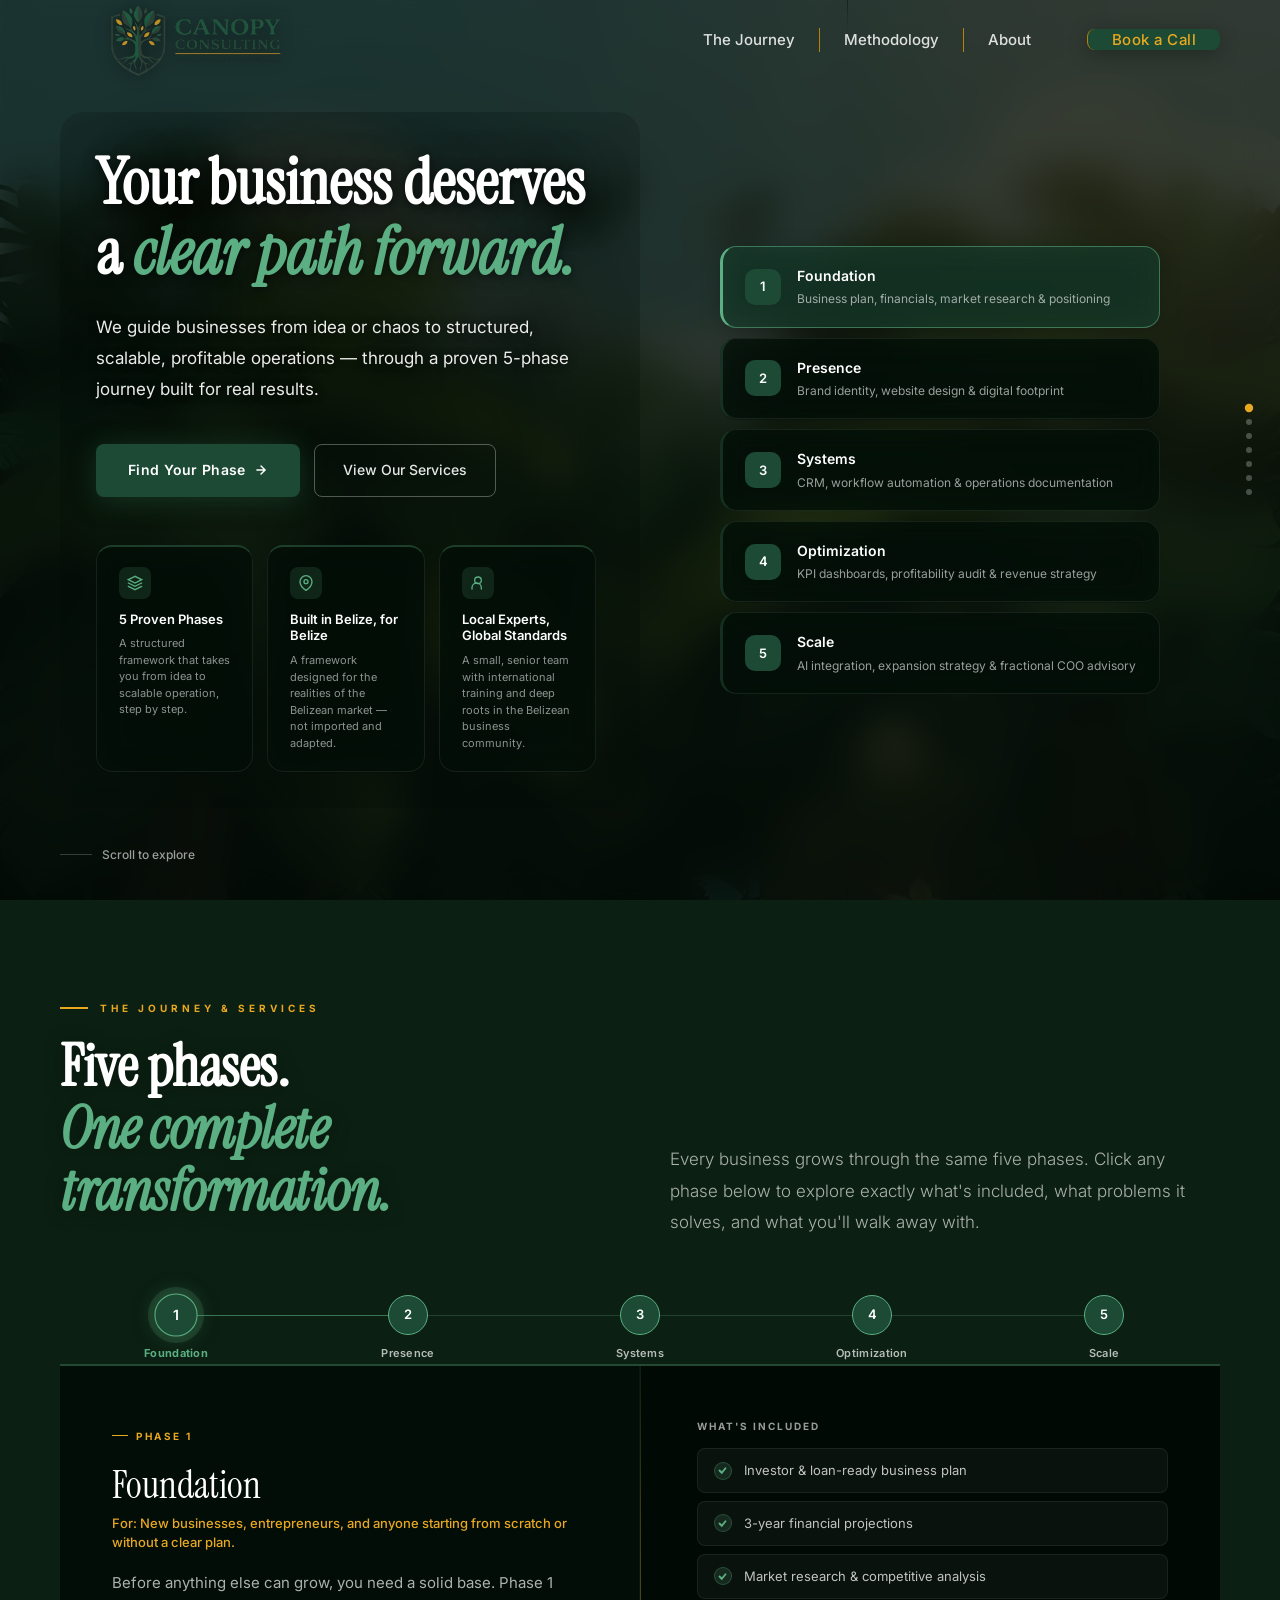
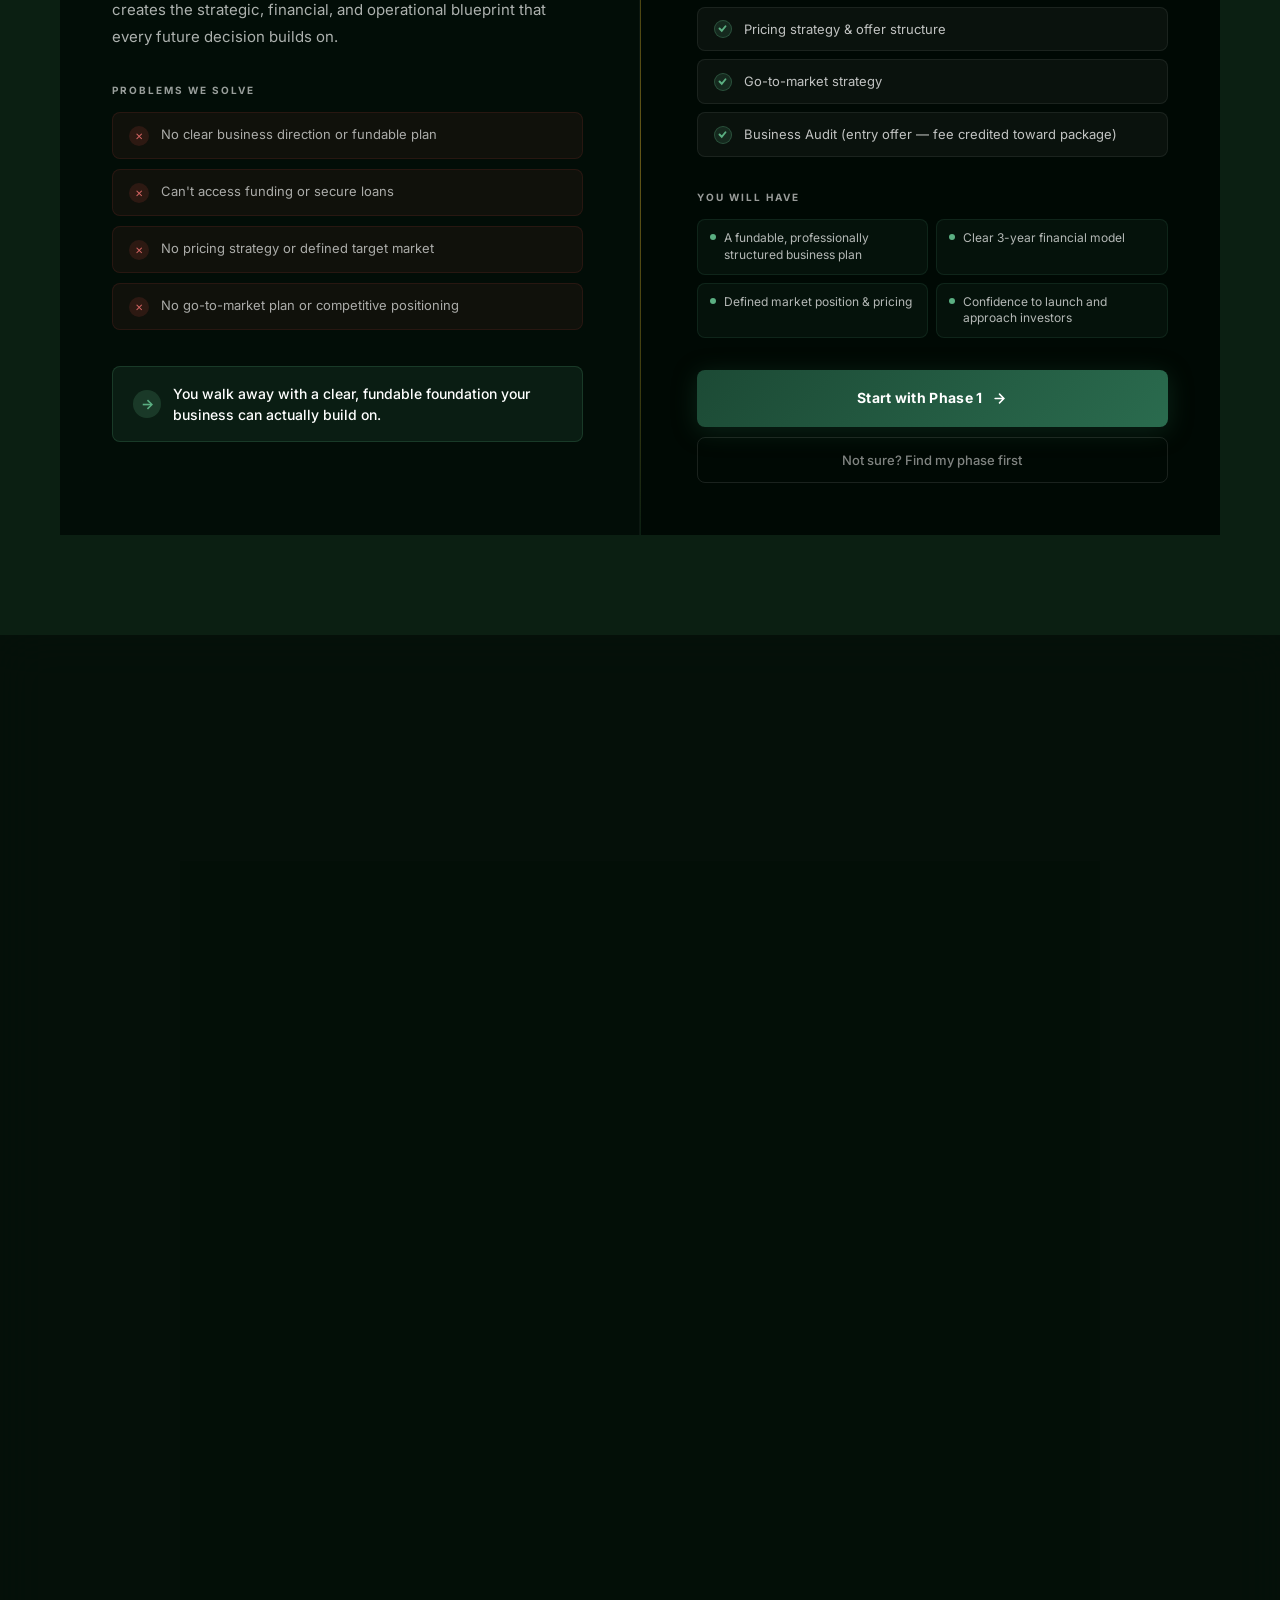
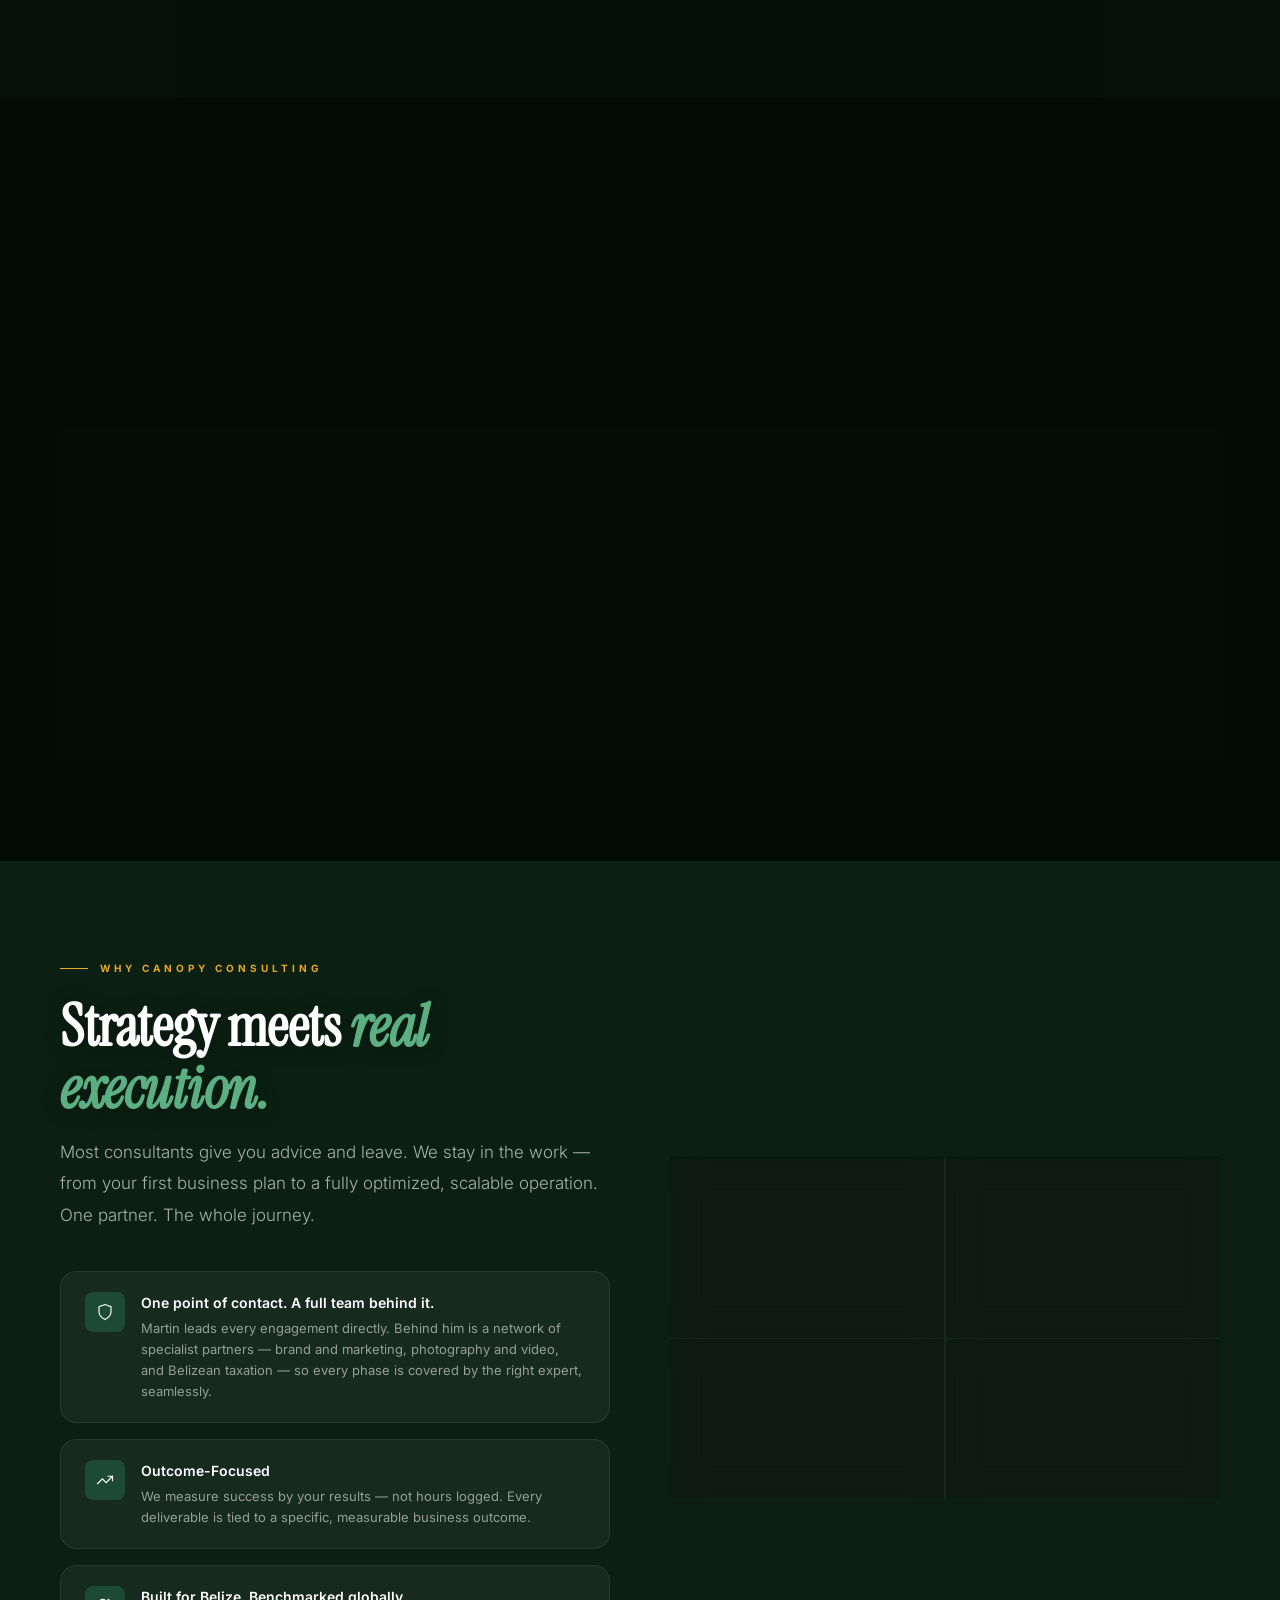
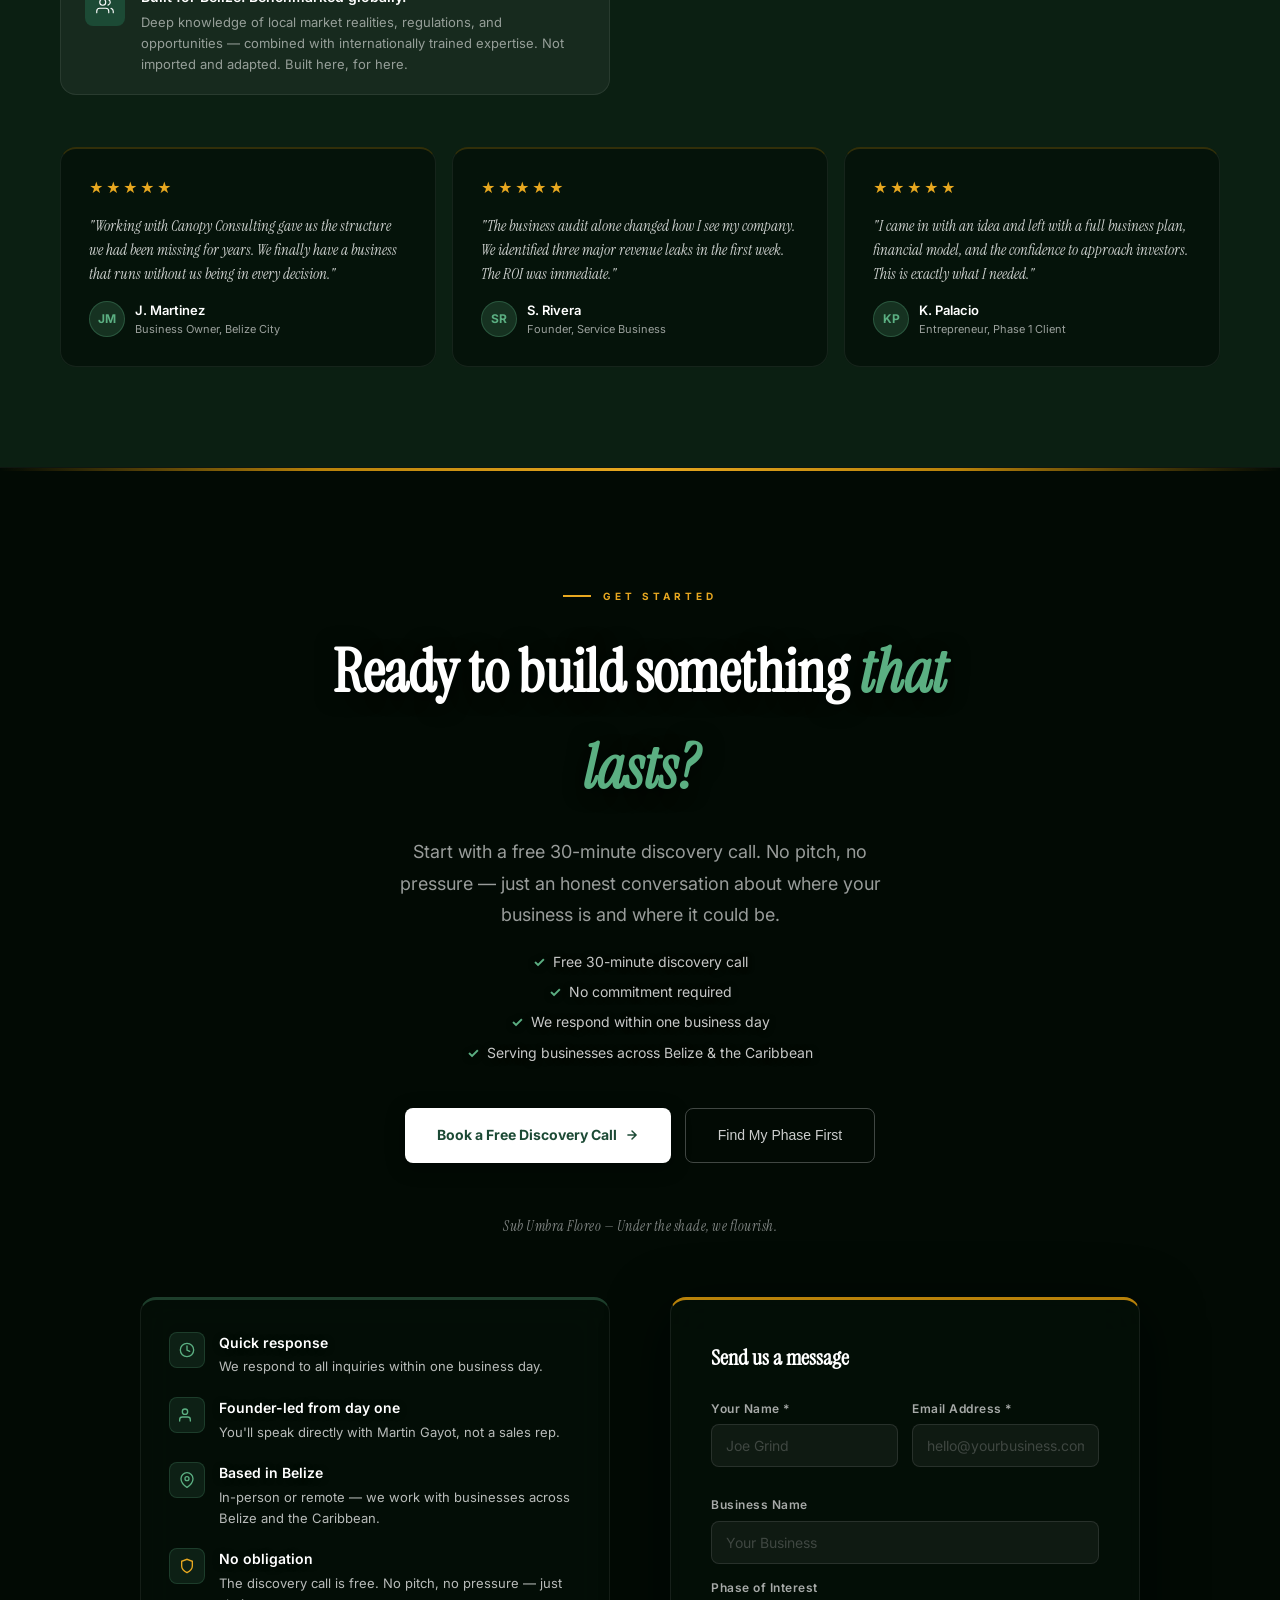
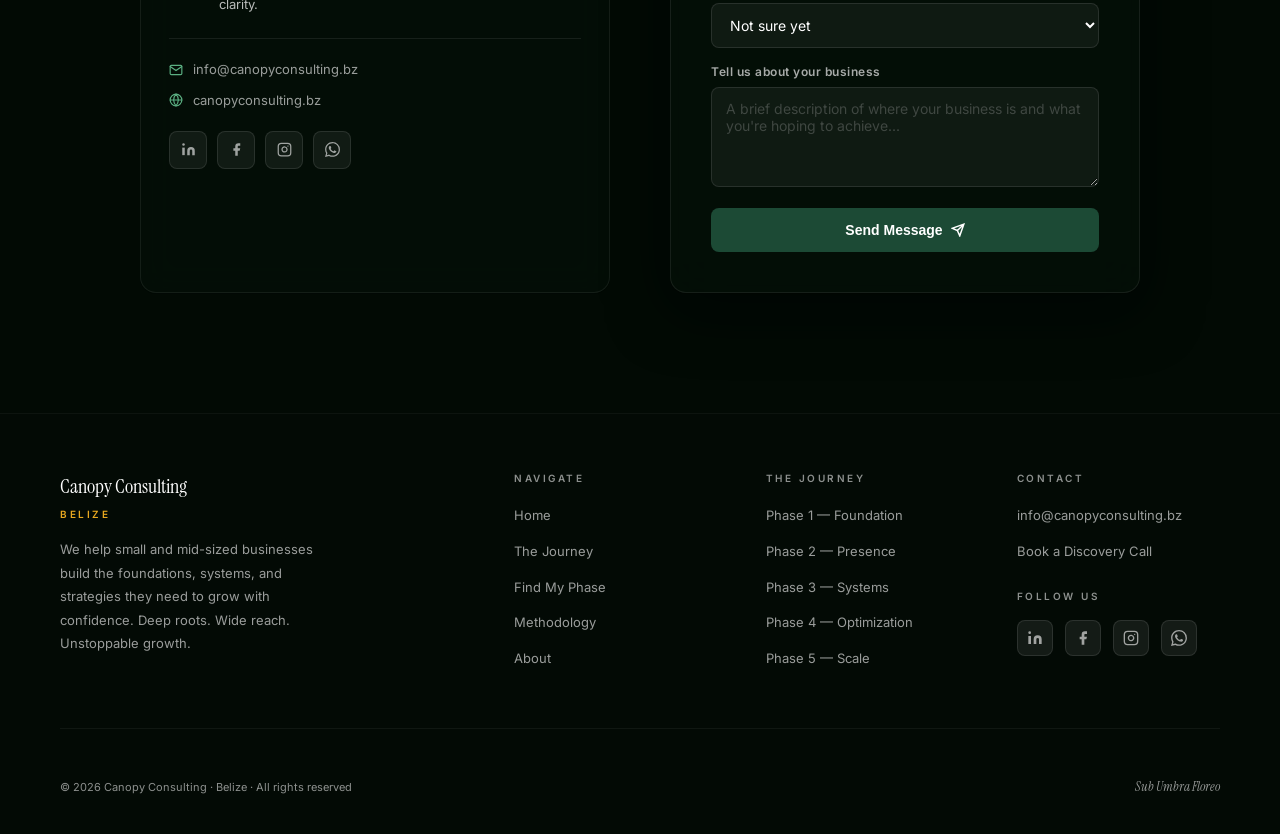
<file: index.html>
<!DOCTYPE html>
<html lang="en">
<head>
<meta charset="UTF-8">
<meta name="viewport" content="width=device-width, initial-scale=1.0">
<title>Business Consulting Belize | Canopy Consulting</title>

  <!-- Open Graph / Social Sharing -->
  <meta name="robots" content="index, follow"/>
  <link rel="canonical" href="https://canopyconsulting.bz/"/>
  <meta property="og:type" content="website"/>
  <meta property="og:url" content="https://canopyconsulting.bz/"/>
  <meta property="og:title" content="Canopy Consulting — Business Consulting Rooted in Belize"/>
  <meta property="og:description" content="We guide businesses from idea to scale through a proven 5-phase framework. Strategy, systems, and execution — built for Belize."/>
  <meta property="og:image" content="https://canopyconsulting.bz/og-image.png"/>
  <meta property="og:image:width" content="1200"/>
  <meta property="og:image:height" content="630"/>
  <meta property="og:site_name" content="Canopy Consulting"/>

  <!-- Twitter/X Card -->
  <meta name="twitter:card" content="summary_large_image"/>
  <meta name="twitter:title" content="Canopy Consulting — Business Consulting Rooted in Belize"/>
  <meta name="twitter:description" content="We guide businesses from idea to scale through a proven 5-phase framework. Strategy, systems, and execution — built for Belize."/>
  <meta name="twitter:image" content="https://canopyconsulting.bz/og-image.png"/>

  <!-- General SEO -->
  <meta name="description" content="Canopy Consulting helps Belizean businesses grow with confidence. Strategy, branding, websites, and systems — delivered through a proven 5-phase framework built for the realities of doing business in Belize."/>
  <meta name="author" content="Martin Gayot, Canopy Consulting"/>

  <!-- Favicon -->
  <link rel="icon" type="image/x-icon" href="favicon.ico"/>
  <link rel="icon" type="image/png" sizes="192x192" href="favicon-192.png"/>
  <link rel="icon" type="image/png" sizes="512x512" href="favicon-512.png"/>
  <link rel="apple-touch-icon" href="favicon-192.png"/>
  <meta name="theme-color" content="#1C4A35"/>

  <!-- Schema.org JSON-LD -->
  <script type="application/ld+json">
  {
    "@context": "https://schema.org",
    "@type": ["ProfessionalService", "LocalBusiness"],
    "name": "Canopy Consulting",
    "url": "https://canopyconsulting.bz",
    "logo": "https://canopyconsulting.bz/logo.png",
    "image": "https://canopyconsulting.bz/og-image.png",
    "description": "Canopy Consulting helps Belizean businesses grow with confidence. Strategy, branding, websites, and systems — delivered through a proven 5-phase framework built for the realities of doing business in Belize.",
    "priceRange": "$$",
    "telephone": "+18177181588",
    "email": "info@canopyconsulting.bz",
    "founder": {
      "@type": "Person",
      "name": "Martin Gayot"
    },
    "address": {
      "@type": "PostalAddress",
      "addressCountry": "BZ",
      "addressLocality": "Belize City",
      "addressRegion": "Belize"
    },
    "geo": {
      "@type": "GeoCoordinates",
      "latitude": "17.2510",
      "longitude": "-88.7590"
    },
    "openingHoursSpecification": [
      {
        "@type": "OpeningHoursSpecification",
        "dayOfWeek": ["Monday","Tuesday","Wednesday","Thursday","Friday"],
        "opens": "08:00",
        "closes": "17:00"
      }
    ],
    "contactPoint": {
      "@type": "ContactPoint",
      "email": "info@canopyconsulting.bz",
      "telephone": "+18177181588",
      "contactType": "customer service",
      "url": "https://canopyconsulting.bz/#contact",
      "availableLanguage": "English"
    },
    "sameAs": [
      "https://www.linkedin.com/company/canopy-consulting-bz"
    ],
    "areaServed": [
      {"@type": "Country", "name": "Belize"},
      {"@type": "Place", "name": "Caribbean"}
    ],
    "hasOfferCatalog": {
      "@type": "OfferCatalog",
      "name": "Business Consulting Services",
      "itemListElement": [
        {"@type": "Offer", "itemOffered": {"@type": "Service", "name": "Business Planning & Strategy"}},
        {"@type": "Offer", "itemOffered": {"@type": "Service", "name": "Brand Identity Design"}},
        {"@type": "Offer", "itemOffered": {"@type": "Service", "name": "Website Development"}},
        {"@type": "Offer", "itemOffered": {"@type": "Service", "name": "Business Systems & CRM"}},
        {"@type": "Offer", "itemOffered": {"@type": "Service", "name": "Workflow Automation"}},
        {"@type": "Offer", "itemOffered": {"@type": "Service", "name": "Business Optimization"}},
        {"@type": "Offer", "itemOffered": {"@type": "Service", "name": "AI Integration"}},
        {"@type": "Offer", "itemOffered": {"@type": "Service", "name": "Fractional COO Advisory"}}
      ]
    },
    "slogan": "Deep roots. Wide reach. Unstoppable growth."
  }
  </script>
  <!-- Preload critical background image to improve LCP -->
  <link rel="preload" as="image" href="bg.webp" fetchpriority="high">

<link rel="preconnect" href="https://fonts.googleapis.com">
<link rel="preconnect" href="https://fonts.gstatic.com" crossorigin>
<link href="https://fonts.googleapis.com/css2?family=Instrument+Serif:ital@0;1&family=Inter:wght@300;400;500;600;700;800&display=swap" rel="stylesheet">
<style>
*,*::before,*::after{margin:0;padding:0;box-sizing:border-box}
.visually-hidden{position:absolute;width:1px;height:1px;padding:0;margin:-1px;overflow:hidden;clip:rect(0,0,0,0);white-space:nowrap;border:0}
html{scroll-behavior:smooth;font-size:16px}
body{
  font-family:'Inter',sans-serif;color:#1A1A18;overflow-x:hidden;line-height:1.6;background:#0B1F12;
}

/* ─── PHOTO ECOSYSTEM BACKGROUND ──────────────────────────── */
/* Use a fixed div for the background image — works on iOS Safari unlike body background-attachment:fixed */
#bg-image{
  position:fixed;
  top:0;left:0;right:0;bottom:0;
  z-index:-1;
  background-image: url('bg.webp');
  background-size: cover;
  background-position: center top;
  background-repeat: no-repeat;
  will-change: transform;
}
/* Dark overlay */
#ecosystem-bg{
  position:fixed;
  top:0;left:0;right:0;bottom:0;
  z-index:0;
  pointer-events:none;
  background: linear-gradient(
    180deg,
    rgba(0,8,3,0.05)   0%,
    rgba(0,10,4,0.10)  15%,
    rgba(0,8,3,0.18)   35%,
    rgba(0,6,2,0.25)   55%,
    rgba(0,5,2,0.35)   75%,
    rgba(0,3,1,0.50)   90%,
    rgba(0,2,0,0.65)  100%
  );
}

:root{
  --ink:#1A1A18;--ink2:#4A4A45;--ink3:#8A8A82;
  --forest:#1C4A35;--forest2:#2A6B4E;--forest3:#3D8B65;--leaf:#5BAF82;
  --sage:#C8E6D4;--mist:#F0F7F3;
  --amber:#B8820A;--amber2:#E8A820;--amber-pale:#FDF5DC;
  --cream:#FAFAF8;--cream2:#F2F1EC;--white:#FFFFFF;
  --border:#E8E8E2;--border2:#D4D4CC;
  --r:8px;--r2:16px;--r3:24px;
}

/* Progress indicator — which ecosystem zone we're in */
.eco-zone-indicator{
  position:fixed;
  right:28px;
  top:50%;
  transform:translateY(-50%);
  z-index:100;
  display:flex;
  flex-direction:column;
  gap:8px;
}
.eco-dot{
  width:6px;height:6px;border-radius:50%;
  background:rgba(255,255,255,0.25);
  transition:all .4s;
  cursor:pointer;
}
.eco-dot.active{background:var(--amber2);transform:scale(1.4)}
.eco-dot:hover{background:rgba(255,255,255,0.6)}

/* ─── CONTENT LAYER ─────────────────────────────────────────── */
#content{position:relative;z-index:10}

/* ─── NAV ────────────────────────────────────────────────────── */
.nav{
  position:fixed;top:0;left:0;right:0;z-index:200;
  height:80px;
  display:flex;align-items:center;justify-content:space-between;
  padding:0 60px;
  background:rgba(11,31,18,0.0);
  backdrop-filter:blur(0px);
  border-bottom:1px solid transparent;
  transition:all .4s;
}
.nav.scrolled{
  background:rgba(11,31,18,0.88);
  backdrop-filter:blur(20px);
  border-bottom-color:rgba(255,255,255,0.06);
  box-shadow:0 2px 40px rgba(0,0,0,0.3);
}
.nav-logo{display:flex;align-items:center;gap:10px;text-decoration:none}
.nav-logo-img{height:80px;width:auto;display:block;object-fit:contain;filter:drop-shadow(0 2px 8px rgba(0,0,0,0.4))}
.nav-links{display:flex;align-items:center;gap:0}
.nav-links a{
  font-size:15px;font-weight:500;color:rgba(255,255,255,0.85);
  text-decoration:none;transition:color .2s, background .2s;
  padding:0 24px;cursor:pointer;
  position:relative;
}
.nav-links a::after{
  content:'';position:absolute;bottom:-4px;left:24px;right:24px;
  height:1.5px;background:var(--leaf);
  transform:scaleX(0);transform-origin:center;
  transition:transform .25s ease;
}
.nav-links a:hover{color:#fff}
.nav-links a:hover::after{transform:scaleX(1)}
.nav-links a+a{border-left:1.5px solid var(--amber)}
.nav-btn{
  background:#1C4A35;color:#E8A820 !important;
  font-family:'Inter',sans-serif;font-size:15px;font-weight:800;
  padding:20px 34px;border:none;border-radius:var(--r);
  cursor:pointer;text-decoration:none;display:inline-block;
  transition:background .2s,transform .15s;letter-spacing:0.5px;
  margin-left:32px;line-height:1.4;
  box-shadow:0 4px 20px rgba(0,0,0,0.3);
}
.nav-btn:hover{background:#2A6B4E;color:#E8A820 !important;transform:translateY(-1px)}

/* ─── SECTION SHARED ─────────────────────────────────────────── */
section{
  padding:100px 60px;
  position:relative;
}
.section-label{
  font-size:11px;font-weight:600;letter-spacing:3px;text-transform:uppercase;
  color:var(--amber2);display:flex;align-items:center;gap:10px;margin-bottom:16px;
}
.section-label::before{content:'';width:20px;height:1px;background:var(--amber2)}
.section-title{
  font-family:'Instrument Serif',serif;
  font-size:clamp(32px,4vw,52px);
  color:#fff;margin-bottom:16px;
  text-shadow:0 2px 20px rgba(0,0,0,0.4);
}
.section-title em{font-style:italic;color:var(--leaf)}
.section-lead{font-size:17px;color:rgba(255,255,255,0.7);line-height:1.8;max-width:560px}

/* Glass panel — base */
.glass{
  background:rgba(0,18,8,0.35);
  backdrop-filter:blur(16px);
  border:1px solid rgba(255,255,255,0.14);
  border-radius:var(--r2);
}
.glass-dark{
  background:rgba(0,14,6,0.78);
  backdrop-filter:blur(24px);
  border:1px solid rgba(255,255,255,0.10);
  border-radius:var(--r2);
}
.glass-light{
  background:rgba(255,255,255,0.92);
  backdrop-filter:blur(16px);
  border:1px solid rgba(255,255,255,0.6);
  border-radius:var(--r2);
}
.glass-amber{
  background:rgba(80,40,0,0.5);
  backdrop-filter:blur(12px);
  border:1px solid rgba(232,168,32,0.2);
  border-radius:var(--r2);
}

/* ─── HERO ────────────────────────────────────────────────────── */
.hero{
  min-height:100vh;
  display:grid;
  grid-template-columns:1fr 1fr;
  align-items:center;
  padding:80px 60px 60px;
}
.hero-left{
  padding:36px 44px 36px 36px;
  background: radial-gradient(ellipse 100% 100% at 50% 50%, rgba(0,10,4,0.52) 0%, transparent 100%);
  border-radius: 24px;
  align-self: center;
}
.hero h1{
  font-family:'Instrument Serif',serif;
  font-size:clamp(42px,5vw,68px);
  color:#fff;
  margin-bottom:24px;
  max-width:580px;
  line-height:1.1;
  text-shadow:0 2px 12px rgba(0,0,0,0.7), 0 4px 40px rgba(0,0,0,0.5);
}
.hero h1 em{font-style:italic;color:var(--leaf);text-shadow:0 2px 12px rgba(0,0,0,0.6)}
.hero-sub{
  font-size:17px;
  color:rgba(255,255,255,0.92);
  line-height:1.8;
  max-width:480px;
  margin-bottom:40px;
  text-shadow:0 1px 8px rgba(0,0,0,0.65);
}
.hero-actions{display:flex;gap:14px;align-items:center;flex-wrap:wrap}
.btn-primary{
  background:var(--forest);color:#fff;
  font-family:'Inter',sans-serif;font-size:14px;font-weight:600;
  padding:14px 28px;border:none;border-radius:var(--r);
  cursor:pointer;display:inline-flex;align-items:center;gap:8px;
  text-decoration:none;transition:background .2s,transform .15s,box-shadow .2s;
  box-shadow:0 4px 20px rgba(28,74,53,0.4);
}
.btn-primary:hover{background:var(--forest2);transform:translateY(-1px);box-shadow:0 6px 28px rgba(28,74,53,0.5)}
.btn-secondary{
  background:transparent;color:rgba(255,255,255,0.9);
  font-family:'Inter',sans-serif;font-size:14px;font-weight:500;
  padding:14px 28px;border:1.5px solid rgba(255,255,255,0.3);border-radius:var(--r);
  cursor:pointer;display:inline-flex;align-items:center;gap:8px;
  text-decoration:none;transition:all .2s;
}
.btn-secondary:hover{border-color:rgba(255,255,255,0.7);background:rgba(255,255,255,0.08)}

.hero-trust{display:grid;grid-template-columns:repeat(3,1fr);gap:14px;margin-top:48px}
.hero-trust-card{
  padding:18px 20px;
  display:flex;flex-direction:column;gap:6px;
  transition:border-color .2s,box-shadow .2s;
}
.hero-trust-card:hover{border-color:var(--leaf);box-shadow:0 4px 20px rgba(91,175,130,0.15)}
.hero-trust-icon{
  width:32px;height:32px;border-radius:8px;
  background:rgba(91,175,130,0.15);
  display:flex;align-items:center;justify-content:center;
  margin-bottom:4px;
}
.hero-trust-icon svg{width:16px;height:16px}
.hero-trust-label{font-size:13px;font-weight:600;color:#fff;line-height:1.3}
.hero-trust-desc{font-size:11px;color:rgba(255,255,255,0.55);line-height:1.5}

/* Hero right */
.hero-right{
  display:flex;align-items:center;justify-content:center;
  padding-left:20px;padding-top:20px;
}
.phase-preview-stack{width:100%;max-width:440px;display:flex;flex-direction:column;gap:10px}
.phase-pip{
  display:flex;align-items:center;gap:16px;
  padding:18px 22px;
  cursor:pointer;
  transition:all .25s;
  text-decoration:none;
  background:rgba(0,18,8,0.55);
  backdrop-filter:blur(16px);
  border:1px solid rgba(255,255,255,0.10);
  border-radius:var(--r2);
}
.phase-pip:hover{
  border-color:rgba(91,175,130,0.55);
  background:rgba(0,40,20,0.75);
  transform:translateX(5px);
  box-shadow:0 4px 20px rgba(0,0,0,0.3);
}
.phase-pip.active{border-color:rgba(91,175,130,0.55);background:rgba(0,28,14,0.65)}
.pip-num{
  width:36px;height:36px;border-radius:10px;
  background:var(--forest);color:#fff;
  font-size:13px;font-weight:600;
  display:flex;align-items:center;justify-content:center;flex-shrink:0;
}
.pip-body{flex:1;min-width:0}
.pip-name{font-size:14px;font-weight:600;color:#fff;margin-bottom:2px}
.pip-desc{font-size:12px;color:rgba(255,255,255,0.6)}

.hero-scroll-cue{
  position:absolute;bottom:36px;left:60px;
  display:flex;align-items:center;gap:10px;
  color:rgba(255,255,255,0.6);font-size:12px;font-weight:500;
}
.scroll-line{width:32px;height:1px;background:rgba(255,255,255,0.2);position:relative;overflow:hidden}
.scroll-line::after{content:'';position:absolute;top:0;left:-100%;width:100%;height:100%;background:var(--leaf);animation:scan 2s ease-in-out infinite}
@keyframes scan{0%{left:-100%}60%{left:100%}100%{left:100%}}

/* ─── JOURNEY + SERVICES (COMBINED) ─────────────────────────── */
.journey-section{padding:100px 60px}
.journey-header{display:grid;grid-template-columns:1fr 1fr;gap:60px;align-items:end;margin-bottom:56px}

/* Timeline track */
.phase-track{display:flex;align-items:stretch;gap:0;margin-bottom:0}
.phase-node{flex:1;position:relative;cursor:pointer}
.phase-node-top{display:flex;flex-direction:column;align-items:center;padding-bottom:0;position:relative}
.phase-connector{position:absolute;top:20px;left:calc(50% + 20px);right:-50%;height:1px;background:rgba(91,175,130,0.25)}
.phase-node:last-child .phase-connector{display:none}
.phase-node.active .phase-connector{background:rgba(91,175,130,0.6)}
.phase-circle{
  width:40px;height:40px;border-radius:50%;
  border:1.5px solid var(--leaf);
  background:var(--forest);
  display:flex;align-items:center;justify-content:center;
  font-size:13px;font-weight:600;color:#fff;
  margin-bottom:10px;transition:all .25s;position:relative;z-index:1;
}
.phase-node:hover .phase-circle{background:var(--forest2);border-color:#fff;transform:scale(1.12);box-shadow:0 0 0 5px rgba(91,175,130,0.15)}
.phase-node.active .phase-circle{background:var(--forest);border-color:var(--leaf);box-shadow:0 0 0 6px rgba(91,175,130,0.18),0 0 22px rgba(91,175,130,0.25);transform:scale(1.08)}
.phase-node-label{font-size:11px;font-weight:600;color:rgba(255,255,255,0.7);text-align:center;letter-spacing:.3px;transition:color .2s}
.phase-node:hover .phase-node-label{color:#fff}
.phase-node.active .phase-node-label{color:var(--leaf);font-weight:700}

/* Combined phase panel */
.phase-panel{
  display:none;
  margin-top:2px;
  animation:fadeSlide .3s ease;
  border-top:2px solid rgba(91,175,130,0.3);
}
.phase-panel.visible{display:grid;grid-template-columns:1fr 1px 1fr;gap:0}
@keyframes fadeSlide{from{opacity:0;transform:translateY(8px)}to{opacity:1;transform:translateY(0)}}

/* Left column — narrative */
.pp-left{
  padding:44px 48px 44px 44px;
  background:rgba(0,16,8,0.78);
  backdrop-filter:blur(24px);
}
.pp-phase-tag{
  display:inline-flex;align-items:center;gap:8px;
  font-size:10px;font-weight:700;letter-spacing:2.5px;text-transform:uppercase;
  color:var(--amber2);margin-bottom:20px;
}
.pp-phase-tag::before{content:'';width:16px;height:1px;background:var(--amber2)}
.pp-title{
  font-family:'Instrument Serif',serif;
  font-size:clamp(28px,3vw,40px);
  color:#fff;margin-bottom:8px;line-height:1.1;
}
.pp-who{
  font-size:13px;color:var(--amber2);font-weight:500;
  margin-bottom:16px;line-height:1.5;
}
.pp-desc{
  font-size:15px;color:rgba(255,255,255,0.68);
  line-height:1.8;margin-bottom:32px;
  max-width:460px;
}

/* Problems solved */
.pp-problems-label{
  font-size:10px;font-weight:700;letter-spacing:2px;text-transform:uppercase;
  color:rgba(255,255,255,0.6);margin-bottom:14px;
}
.pp-problems{display:flex;flex-direction:column;gap:10px;margin-bottom:36px}
.pp-problem{
  display:flex;align-items:flex-start;gap:12px;
  padding:12px 16px;
  background:rgba(255,80,80,0.06);
  border:1px solid rgba(255,80,80,0.1);
  border-radius:var(--r);
  font-size:13px;color:rgba(255,255,255,0.65);line-height:1.4;
}
.pp-problem-icon{
  width:20px;height:20px;border-radius:50%;
  background:rgba(255,80,80,0.12);
  display:flex;align-items:center;justify-content:center;
  flex-shrink:0;font-size:10px;color:rgba(255,120,120,0.8);
  margin-top:1px;
}

/* Outcome bar */
.pp-outcome{
  display:flex;align-items:center;gap:12px;
  padding:16px 20px;
  background:rgba(91,175,130,0.1);
  border:1px solid rgba(91,175,130,0.2);
  border-radius:var(--r);
  font-size:14px;font-weight:500;color:#fff;
  line-height:1.5;
}
.pp-outcome-arrow{
  width:28px;height:28px;border-radius:50%;
  background:rgba(91,175,130,0.2);
  display:flex;align-items:center;justify-content:center;
  color:var(--leaf);font-size:14px;font-weight:700;flex-shrink:0;
}

/* Amber divider */
.pp-divider{
  background:linear-gradient(180deg, transparent 0%, rgba(184,130,10,0.3) 20%, rgba(232,168,32,0.4) 50%, rgba(184,130,10,0.3) 80%, transparent 100%);
  width:1px;
}

/* Right column — deliverables */
.pp-right{
  padding:44px 44px 44px 48px;
  background:rgba(0,12,6,0.82);
  backdrop-filter:blur(24px);
  display:flex;flex-direction:column;
}

.pp-col-label{
  font-size:10px;font-weight:700;letter-spacing:2px;text-transform:uppercase;
  color:rgba(255,255,255,0.6);margin-bottom:14px;
}

/* Services checklist */
.pp-services{
  display:flex;flex-direction:column;gap:8px;
  margin-bottom:32px;
}
.pp-service-item{
  display:flex;align-items:center;gap:12px;
  padding:11px 16px;
  background:rgba(255,255,255,0.04);
  border:1px solid rgba(255,255,255,0.07);
  border-radius:var(--r);
  font-size:13px;color:rgba(255,255,255,0.75);
  transition:all .2s;
}
.pp-service-item:hover{background:rgba(91,175,130,0.08);border-color:rgba(91,175,130,0.15);color:#fff}
.pp-service-check{
  width:18px;height:18px;border-radius:50%;
  background:rgba(91,175,130,0.15);border:1px solid rgba(91,175,130,0.3);
  display:flex;align-items:center;justify-content:center;flex-shrink:0;
}
.pp-service-check svg{width:9px;height:9px}

/* You will have */
.pp-results{
  display:grid;grid-template-columns:1fr 1fr;gap:8px;
  margin-bottom:32px;
}
.pp-result-item{
  display:flex;align-items:flex-start;gap:8px;
  padding:10px 12px;
  background:rgba(91,175,130,0.06);
  border:1px solid rgba(91,175,130,0.12);
  border-radius:var(--r);
  font-size:12px;color:rgba(255,255,255,0.7);line-height:1.4;
}
.pp-result-dot{
  width:6px;height:6px;border-radius:50%;
  background:var(--leaf);flex-shrink:0;margin-top:4px;
}

/* Phase progression strip */
.pp-progression{
  display:flex;align-items:center;gap:6px;
  margin-bottom:28px;
  padding:12px 16px;
  background:rgba(255,255,255,0.03);
  border-radius:var(--r);
  border:1px solid rgba(255,255,255,0.05);
}
.pp-prog-step{
  display:flex;align-items:center;gap:6px;
  font-size:10px;color:rgba(255,255,255,0.55);
  font-weight:500;letter-spacing:.3px;
}
.pp-prog-step.current{color:var(--leaf);font-weight:700}
.pp-prog-step.done{color:rgba(255,255,255,0.6)}
.pp-prog-dot{width:5px;height:5px;border-radius:50%;background:rgba(255,255,255,0.15);flex-shrink:0}
.pp-prog-step.current .pp-prog-dot{background:var(--leaf)}
.pp-prog-step.done .pp-prog-dot{background:rgba(255,255,255,0.4)}
.pp-prog-arrow{color:rgba(255,255,255,0.5);font-size:10px}

/* CTA area */
.pp-cta-area{margin-top:auto}
.pp-price-placeholder{
  display:flex;align-items:center;justify-content:space-between;
  padding:14px 18px;
  background:rgba(184,130,10,0.08);
  border:1px solid rgba(184,130,10,0.15);
  border-radius:var(--r);
  margin-bottom:14px;
}
.pp-price-label{font-size:11px;color:rgba(255,255,255,0.65);font-weight:500;letter-spacing:.5px}
.pp-price-value{font-family:'Instrument Serif',serif;font-size:18px;color:var(--amber2)}
.pp-cta-btn{
  width:100%;
  background:var(--forest);color:#fff;
  font-family:'Inter',sans-serif;font-size:14px;font-weight:700;
  padding:16px 24px;border:none;border-radius:var(--r);
  cursor:pointer;display:flex;align-items:center;justify-content:center;gap:10px;
  text-decoration:none;transition:all .2s;
  box-shadow:0 4px 20px rgba(28,74,53,0.3);
  letter-spacing:.3px;
}
.pp-cta-btn:hover{background:var(--forest2);transform:translateY(-2px);box-shadow:0 6px 28px rgba(28,74,53,0.45)}
.pp-cta-secondary{
  width:100%;margin-top:10px;
  background:transparent;color:rgba(255,255,255,0.5);
  font-size:13px;font-weight:500;
  padding:12px 24px;border:1px solid rgba(255,255,255,0.1);border-radius:var(--r);
  cursor:pointer;display:flex;align-items:center;justify-content:center;gap:8px;
  text-decoration:none;transition:all .2s;
}
.pp-cta-secondary:hover{border-color:rgba(255,255,255,0.3);color:rgba(255,255,255,0.8)}

/* Responsive */
@media(max-width:960px){
  .journey-header{grid-template-columns:1fr}
  .phase-panel.visible{grid-template-columns:1fr}
  .pp-divider{display:none}
  .pp-left,.pp-right{padding:32px 24px}
  .pp-results{grid-template-columns:1fr}
}

/* ─── QUIZ SECTION ───────────────────────────────────────────── */
.quiz-section{padding:100px 60px}
.quiz-section .section-title{margin-bottom:8px}
.quiz-section .section-lead{margin-bottom:52px}
.quiz-card{
  max-width:720px;margin:0 auto;
  padding:48px;
  box-shadow:0 8px 60px rgba(0,0,0,0.4);
}
.quiz-progress{display:flex;align-items:center;gap:6px;margin-bottom:36px}
.quiz-progress-step{flex:1;height:3px;border-radius:2px;background:rgba(255,255,255,0.1);transition:background .4s}
.quiz-progress-step.done{background:var(--forest)}
.quiz-progress-step.active{background:var(--leaf)}
.quiz-q-label{font-size:11px;font-weight:600;letter-spacing:2px;text-transform:uppercase;color:rgba(255,255,255,0.65);margin-bottom:14px}
.quiz-question{font-family:'Instrument Serif',serif;font-size:clamp(20px,2.5vw,28px);color:#fff;margin-bottom:32px}
.quiz-options{display:flex;flex-direction:column;gap:10px;margin-bottom:36px}
.quiz-option{
  display:flex;align-items:center;gap:16px;
  padding:16px 20px;
  background:rgba(255,255,255,0.05);border:1.5px solid rgba(255,255,255,0.1);
  border-radius:var(--r2);cursor:pointer;
  transition:all .2s;
  font-size:15px;color:rgba(255,255,255,0.8);font-weight:500;
}
.quiz-option:hover{border-color:var(--leaf);background:rgba(91,175,130,0.08)}
.quiz-option.selected{border-color:var(--leaf);background:rgba(91,175,130,0.12);color:#fff}
.quiz-option-icon{
  width:36px;height:36px;border-radius:10px;
  background:rgba(255,255,255,0.06);border:1px solid rgba(255,255,255,0.1);
  display:flex;align-items:center;justify-content:center;
  font-size:18px;flex-shrink:0;transition:all .2s;
}
.quiz-option.selected .quiz-option-icon{background:var(--forest);border-color:var(--forest)}
.quiz-nav{display:flex;justify-content:space-between;align-items:center}
.quiz-back{
  background:transparent;color:rgba(255,255,255,0.4);font-size:13px;font-weight:500;
  border:none;cursor:pointer;padding:10px 0;
  display:flex;align-items:center;gap:6px;transition:color .2s;
}
.quiz-back:hover{color:rgba(255,255,255,0.8)}
.quiz-next{
  background:var(--forest);color:#fff;font-size:13px;font-weight:600;
  padding:12px 28px;border:none;border-radius:var(--r);
  cursor:pointer;display:flex;align-items:center;gap:8px;transition:all .2s;
}
.quiz-next:hover{background:var(--forest2);transform:translateY(-1px)}
.quiz-next:disabled{background:rgba(255,255,255,0.08);color:rgba(255,255,255,0.25);cursor:not-allowed;transform:none}
.quiz-result{display:none;text-align:center;animation:fadeSlide .4s ease}
.quiz-result.visible{display:block}
.quiz-result-phase{
  display:inline-flex;align-items:center;gap:10px;
  background:rgba(91,175,130,0.12);border:1px solid rgba(91,175,130,0.2);
  padding:8px 20px;border-radius:100px;
  font-size:13px;font-weight:600;color:var(--leaf);margin-bottom:20px;
}
.quiz-result h3{font-family:'Instrument Serif',serif;font-size:32px;color:#fff;margin-bottom:12px}
.quiz-result p{font-size:16px;color:rgba(255,255,255,0.65);max-width:480px;margin:0 auto 32px}
.quiz-result-actions{display:flex;gap:12px;justify-content:center;flex-wrap:wrap}
.quiz-restart{
  background:transparent;color:rgba(255,255,255,0.35);font-size:13px;
  border:none;cursor:pointer;margin-top:16px;
  text-decoration:underline;text-underline-offset:3px;
}
.quiz-restart:hover{color:rgba(255,255,255,0.7)}

/* ─── SERVICES SECTION ───────────────────────────────────────── */
.services-section{padding:100px 60px}
.services-section .section-title{margin-bottom:8px}
.services-section .section-lead{margin-bottom:52px}
/* ─── SERVICES GRID ─────────────────────────────────────────── */
.services-grid{
  display:grid;
  grid-template-columns:repeat(5,1fr);
  gap:2px;
  background:rgba(255,255,255,0.04);
}
.service-card{
  padding:36px 28px;
  position:relative;
  background:rgba(0,20,10,0.72);
  backdrop-filter:blur(20px);
  border-top:3px solid rgba(91,175,130,0.25);
  border-left:1px solid rgba(255,255,255,0.05);
  border-right:1px solid rgba(255,255,255,0.05);
  border-bottom:1px solid rgba(255,255,255,0.05);
  transition:all .25s;
}
.service-card:hover{
  background:rgba(20,60,40,0.90);
  border-top-color:var(--leaf);
  border-color:rgba(91,175,130,0.25);
  transform:translateY(-3px);
  box-shadow:0 8px 40px rgba(0,0,0,0.35);
  z-index:2;
}
.sc-phase-label{font-size:10px;font-weight:600;letter-spacing:2px;text-transform:uppercase;color:var(--amber2);margin-bottom:14px}
.sc-icon{
  width:44px;height:44px;border-radius:var(--r2);
  background:rgba(255,255,255,0.07);
  display:flex;align-items:center;justify-content:center;margin-bottom:18px;
}
.sc-icon svg{width:20px;height:20px}
.sc-title{font-family:'Instrument Serif',serif;font-size:20px;color:#fff;margin-bottom:10px}
.sc-desc{font-size:13px;color:rgba(255,255,255,0.6);line-height:1.7;margin-bottom:20px}
.sc-list{list-style:none;margin-bottom:24px}
.sc-list li{font-size:12px;color:rgba(255,255,255,0.6);padding:6px 0;border-bottom:1px solid rgba(255,255,255,0.06);display:flex;align-items:flex-start;gap:9px}
.sc-list li:last-child{border-bottom:none}
.sc-list-dot{width:4px;height:4px;border-radius:50%;background:var(--leaf);flex-shrink:0;margin-top:7px}
.sc-outcome{
  font-size:12px;font-weight:500;color:rgba(255,255,255,0.8);
  padding:11px 14px;background:rgba(91,175,130,0.1);border:1px solid rgba(91,175,130,0.15);
  border-radius:var(--r);margin-bottom:20px;display:flex;align-items:flex-start;gap:8px;line-height:1.5;
}
.sc-outcome-arrow{color:var(--leaf);font-weight:700;flex-shrink:0}
.sc-cta{
  width:100%;background:var(--forest);color:#fff;
  font-size:12px;font-weight:600;
  padding:12px 16px;border:none;border-radius:var(--r);
  cursor:pointer;transition:all .2s;display:flex;align-items:center;justify-content:center;gap:8px;text-decoration:none;
}
.sc-cta:hover{background:var(--forest2);transform:translateY(-1px)}

/* ─── PROCESS SECTION ────────────────────────────────────────── */
.process-section{padding:100px 60px}
.process-grid{display:grid;grid-template-columns:repeat(4,1fr);gap:2px;background:rgba(255,255,255,0.04);margin-top:52px}
.process-step{
  padding:36px 28px;position:relative;overflow:hidden;transition:background .2s;
  background:rgba(0,14,6,0.68);backdrop-filter:blur(16px);
  border:1px solid rgba(255,255,255,0.06);
}
.process-step:hover{background:rgba(15,40,22,0.80)}
.process-step-num{
  font-family:'Instrument Serif',serif;font-size:64px;
  color:rgba(255,255,255,0.04);line-height:1;
  position:absolute;top:16px;right:20px;
}
.ps-icon{
  width:44px;height:44px;border-radius:var(--r2);
  background:var(--forest);
  display:flex;align-items:center;justify-content:center;margin-bottom:20px;
}
.ps-icon svg{width:20px;height:20px}
.ps-num-small{font-size:10px;font-weight:600;letter-spacing:2px;text-transform:uppercase;color:var(--amber2);margin-bottom:8px}
.ps-title{font-family:'Instrument Serif',serif;font-size:20px;color:#fff;margin-bottom:8px}
.ps-desc{font-size:13px;color:rgba(255,255,255,0.55);line-height:1.7}

/* ─── TRUST SECTION ──────────────────────────────────────────── */
.trust-section{padding:100px 60px}
.trust-grid{display:grid;grid-template-columns:1fr 1fr;gap:60px;align-items:center}
.trust-section .section-title{color:#fff}
.trust-section .section-lead{color:rgba(255,255,255,0.65);margin-bottom:40px}
.trust-stats{display:grid;grid-template-columns:1fr 1fr;gap:2px;background:rgba(255,255,255,0.04)}
.trust-stat{
  padding:32px 28px;transition:background .2s;
  background:rgba(0,12,5,0.72);backdrop-filter:blur(16px);
  border:1px solid rgba(255,255,255,0.06);
}
.trust-stat:hover{background:rgba(20,50,28,0.82)}
.ts-num{font-family:'Instrument Serif',serif;font-size:48px;color:var(--leaf);line-height:1;margin-bottom:6px}
.ts-label{font-size:13px;color:rgba(255,255,255,0.65);font-weight:500}
.trust-pillars{display:flex;flex-direction:column;gap:16px}
.trust-pillar{
  display:flex;gap:16px;align-items:flex-start;
  padding:20px 24px;
  background:rgba(255,255,255,0.05);border:1px solid rgba(255,255,255,0.08);
  border-radius:var(--r2);transition:all .2s;
}
.trust-pillar:hover{border-color:rgba(91,175,130,0.2);background:rgba(28,74,53,0.2)}
.tp-icon{
  width:40px;height:40px;border-radius:var(--r);background:var(--forest);
  display:flex;align-items:center;justify-content:center;flex-shrink:0;
}
.tp-icon svg{width:18px;height:18px}
.tp-title{font-size:14px;font-weight:600;color:#fff;margin-bottom:4px}
.tp-desc{font-size:13px;color:rgba(255,255,255,0.55);line-height:1.6}
.testimonial-placeholder{
  margin-top:52px;
  display:grid;grid-template-columns:1fr 1fr 1fr;gap:16px;
}
.tp-card{
  background:rgba(255,255,255,0.06);border:1px solid rgba(255,255,255,0.09);
  border-radius:var(--r2);padding:24px;
  backdrop-filter:blur(12px);
  display:flex;flex-direction:column;gap:12px;
  transition:all .2s;
}
.tp-card:hover{background:rgba(255,255,255,0.09);border-color:rgba(91,175,130,0.15)}
.tp-stars{color:var(--amber2);font-size:14px;letter-spacing:2px}
.tp-quote{font-family:'Instrument Serif',serif;font-size:15px;color:rgba(255,255,255,0.8);line-height:1.6;font-style:italic}
.tp-author{display:flex;align-items:center;gap:10px}
.tp-avatar{
  width:36px;height:36px;border-radius:50%;
  background:rgba(91,175,130,0.2);border:1px solid rgba(91,175,130,0.3);
  display:flex;align-items:center;justify-content:center;
  font-size:12px;font-weight:700;color:var(--leaf);flex-shrink:0;
}
.tp-name{font-size:13px;font-weight:600;color:#fff}
.tp-role{font-size:11px;color:rgba(255,255,255,0.6)}

/* ─── FINAL CTA / CONTACT ─────────────────────────────────────── */
.final-cta{padding:120px 60px;text-align:center}
.final-cta-inner{max-width:680px;margin:0 auto}
.final-cta h2{
  font-family:'Instrument Serif',serif;
  font-size:clamp(36px,5vw,60px);
  color:#fff;margin-bottom:20px;
  text-shadow:0 2px 20px rgba(0,0,0,0.5);
}
.final-cta h2 em{font-style:italic;color:var(--leaf)}
.final-cta>div>p{font-size:18px;color:rgba(255,255,255,0.6);line-height:1.75;max-width:500px;margin:0 auto 20px}
.cta-checklist{
  display:flex;flex-direction:column;gap:8px;
  align-items:center;margin-bottom:44px;
}
.cta-check{
  display:flex;align-items:center;gap:8px;
  font-size:14px;color:rgba(255,255,255,0.78);
  text-shadow:0 1px 6px rgba(0,0,0,0.5);
}
.cta-check::before{content:'✓';color:var(--leaf);font-weight:700}
.final-cta-actions{display:flex;gap:14px;justify-content:center;flex-wrap:wrap;margin-bottom:52px}
.btn-cta-primary{
  background:#fff;color:var(--forest);
  font-size:14px;font-weight:700;
  padding:16px 32px;border:none;border-radius:var(--r);
  cursor:pointer;display:inline-flex;align-items:center;gap:8px;
  text-decoration:none;transition:all .2s;
  box-shadow:0 4px 20px rgba(0,0,0,0.3);
}
.btn-cta-primary:hover{background:var(--sage);transform:translateY(-1px)}
.btn-cta-ghost{
  background:transparent;color:rgba(255,255,255,0.8);
  font-size:14px;font-weight:500;
  padding:16px 32px;border:1.5px solid rgba(255,255,255,0.25);border-radius:var(--r);
  cursor:pointer;display:inline-flex;align-items:center;gap:8px;
  text-decoration:none;transition:all .2s;
}
.btn-cta-ghost:hover{border-color:rgba(255,255,255,0.6);background:rgba(255,255,255,0.06)}
.final-motto{color:rgba(255,255,255,0.5);font-family:'Instrument Serif',serif;font-size:14px;font-style:italic;letter-spacing:.5px}

/* Contact form */
.contact-grid{
  display:grid;grid-template-columns:1fr 1fr;gap:60px;
  max-width:1000px;margin:60px auto 0;text-align:left;
}
.contact-perks{
  display:flex;flex-direction:column;gap:20px;
  /* Subtle dark panel behind the perks list */
  background:rgba(0,10,4,0.45);
  backdrop-filter:blur(12px);
  border:1px solid rgba(255,255,255,0.07);
  border-radius:var(--r2);
  padding:28px 24px;
}
.contact-perk{display:flex;gap:14px;align-items:flex-start}
.cperk-icon{
  width:36px;height:36px;border-radius:8px;
  background:rgba(91,175,130,0.12);border:1px solid rgba(91,175,130,0.2);
  display:flex;align-items:center;justify-content:center;flex-shrink:0;
}
.cperk-icon svg{width:16px;height:16px}
.cperk-title{font-size:14px;font-weight:600;color:#fff;margin-bottom:2px;text-shadow:0 1px 6px rgba(0,0,0,0.5)}
.cperk-desc{font-size:13px;color:rgba(255,255,255,0.72)}
.contact-form-wrap{padding:36px;box-shadow:0 8px 60px rgba(0,0,0,0.4)}
.contact-form-wrap h4{font-family:'Instrument Serif',serif;font-size:22px;color:#fff;margin-bottom:24px}
.form-row{display:grid;grid-template-columns:1fr 1fr;gap:14px;margin-bottom:14px}
.form-field{margin-bottom:14px}
.form-field label{display:block;font-size:12px;font-weight:600;color:rgba(255,255,255,0.65);letter-spacing:.5px;margin-bottom:6px}
.form-field input,.form-field select,.form-field textarea{
  width:100%;background:rgba(255,255,255,0.05);
  border:1px solid rgba(255,255,255,0.1);
  border-radius:var(--r);padding:12px 14px;
  font-family:'Inter',sans-serif;font-size:14px;
  color:#fff;
  transition:border-color .2s;
  outline:none;
}
.form-field input::placeholder,.form-field textarea::placeholder{color:rgba(255,255,255,0.2)}
.form-field input:focus,.form-field select:focus,.form-field textarea:focus{border-color:var(--leaf)}
.form-field select option{background:#0d2818;color:#fff}
.form-field textarea{resize:vertical;min-height:100px}
.form-submit{
  width:100%;background:var(--forest);color:#fff;
  font-size:14px;font-weight:700;
  padding:14px 24px;border:none;border-radius:var(--r);
  cursor:pointer;display:flex;align-items:center;justify-content:center;gap:8px;
  transition:all .2s;margin-top:6px;
}
.form-submit:hover{background:var(--forest2);transform:translateY(-1px)}
.form-success{
  text-align:center;padding:40px 20px;
  display:none;
}
.form-success.visible{display:block}
.form-success-icon{
  width:56px;height:56px;border-radius:50%;
  background:rgba(91,175,130,0.15);border:2px solid rgba(91,175,130,0.3);
  display:flex;align-items:center;justify-content:center;
  margin:0 auto 16px;
}
.form-success h4{font-family:'Instrument Serif',serif;font-size:22px;color:#fff;margin-bottom:8px}
.form-success p{font-size:14px;color:rgba(255,255,255,0.5)}

/* ─── FOOTER ─────────────────────────────────────────────────── */
footer{
  padding:56px 60px 36px;
  background:rgba(4,10,6,0.95);
  position:relative;overflow:hidden;
  border-top:1px solid rgba(255,255,255,0.04);
}
.footer-top{
  display:grid;grid-template-columns:2fr 1fr 1fr 1fr;
  gap:48px;margin-bottom:48px;
  padding-bottom:48px;border-bottom:1px solid rgba(255,255,255,0.05);
}
.footer-brand .fn{font-family:'Instrument Serif',serif;font-size:20px;color:#fff;margin-bottom:4px}
.footer-brand .ft{font-size:10px;font-weight:600;letter-spacing:2.5px;text-transform:uppercase;color:var(--amber2);margin-bottom:16px}
.footer-brand p{font-size:13px;color:rgba(255,255,255,0.6);line-height:1.8;max-width:260px}
.footer-col h4{font-size:10px;font-weight:600;letter-spacing:2.5px;text-transform:uppercase;color:rgba(255,255,255,0.55);margin-bottom:16px}
.footer-col ul{list-style:none}
.footer-col li{margin-bottom:10px}
.footer-col a{font-size:13px;color:rgba(255,255,255,0.6);text-decoration:none;transition:color .2s;cursor:pointer}
.footer-col a:hover{color:rgba(255,255,255,0.8)}
.footer-bottom{display:flex;justify-content:space-between;align-items:center;flex-wrap:wrap;gap:12px}
.footer-bottom p{font-size:11px;color:rgba(255,255,255,0.55)}
.footer-motto{font-family:'Instrument Serif',serif;font-size:13px;font-style:italic;color:rgba(255,255,255,0.6)}

/* ─── PREMIUM SECTION TREATMENT ─────────────────────────────── */
/* Each section is a full-width dark glass slab — defined, authoritative */

/* Hero — dark slab */
.hero{
  background: rgba(4,14,8,0.78) !important;
  backdrop-filter: blur(20px);
  position: relative;
}

/* JOURNEY — now open/transparent */
.journey-section{
  background: transparent !important;
  position: relative;
}

/* QUIZ — now dark slab */
.quiz-section{
  background: rgba(4,14,8,0.82) !important;
  backdrop-filter: blur(24px);
  border-top: 1px solid rgba(255,255,255,0.05);
  border-bottom: 1px solid rgba(255,255,255,0.05);
  position: relative;
}
.quiz-section::before{
  content:'';position:absolute;top:0;left:0;right:0;height:3px;
  background: linear-gradient(90deg, transparent, var(--amber), var(--amber2), var(--amber), transparent);
}

/* SERVICES — now open/transparent */
.services-section{
  background: transparent !important;
  position: relative;
}

/* PROCESS — now dark slab */
.process-section{
  background: rgba(2,10,5,0.88) !important;
  backdrop-filter: blur(28px);
  border-top: 1px solid rgba(255,255,255,0.04);
  border-bottom: 1px solid rgba(255,255,255,0.04);
  position: relative;
}
.process-section::before{
  content:'';position:absolute;top:0;left:0;right:0;height:3px;
  background: linear-gradient(90deg, transparent, var(--amber), var(--amber2), var(--amber), transparent);
}

/* TRUST — now open/transparent */
.trust-section{
  background: transparent !important;
  position: relative;
}

/* FINAL CTA — stays dark (always works better dark at the bottom) */
.final-cta{
  background: rgba(2,8,4,0.90) !important;
  backdrop-filter: blur(32px);
  border-top: 1px solid rgba(255,255,255,0.05);
  position: relative;
}
.final-cta::before{
  content:'';position:absolute;top:0;left:0;right:0;height:3px;
  background: linear-gradient(90deg, transparent, var(--amber), var(--amber2), var(--amber), transparent);
}

/* Section titles — larger, more dominant */
.section-title{
  font-family:'Instrument Serif',serif;
  font-size:clamp(36px,4.5vw,58px);
  color:#fff;margin-bottom:16px;
  text-shadow: 0 2px 20px rgba(0,0,0,0.3);
  letter-spacing: -0.5px;
  line-height: 1.08;
}
.section-title em{font-style:italic;color:var(--leaf)}

/* Section labels — more refined */
.section-label{
  font-size:10px;font-weight:700;letter-spacing:4px;text-transform:uppercase;
  color:var(--amber2);display:flex;align-items:center;gap:12px;margin-bottom:20px;
}
.section-label::before{content:'';width:28px;height:1.5px;background:var(--amber2)}

/* Section lead text — cleaner */
.section-lead{
  font-size:17px;color:rgba(255,255,255,0.65);
  line-height:1.85;max-width:540px;
  font-weight:300;
}

/* Process steps — full dark panel treatment */
.process-step{
  padding:44px 36px;position:relative;overflow:hidden;transition:all .25s;
  background:rgba(4,16,8,0.80);
  backdrop-filter:blur(20px);
  border:1px solid rgba(255,255,255,0.06);
  border-top: 3px solid rgba(184,130,10,0.3);
}
.process-step:hover{
  background:rgba(28,74,53,0.45);
  border-top-color: var(--amber2);
  transform: translateY(-4px);
  box-shadow: 0 12px 40px rgba(0,0,0,0.4);
}

/* Trust stats — more defined */
.trust-stat{
  padding:36px 32px;transition:all .2s;
  background:rgba(0,0,0,0.3);
  border:1px solid rgba(255,255,255,0.06);
}
.trust-stat:hover{
  background:rgba(28,74,53,0.3);
  border-color:rgba(91,175,130,0.2);
}
.ts-num{
  font-family:'Instrument Serif',serif;
  font-size:56px;color:var(--leaf);line-height:1;margin-bottom:8px;
}

/* Phase panels — stronger glass */
.pp-left{
  padding:52px 56px 52px 52px;
  background:rgba(2,12,6,0.88);
  backdrop-filter:blur(28px);
  border-right: 1px solid rgba(255,255,255,0.04);
}
.pp-right{
  padding:52px 52px 52px 56px;
  background:rgba(1,8,4,0.92);
  backdrop-filter:blur(28px);
  display:flex;flex-direction:column;
}

/* Quiz card — cleaner */
.quiz-card{
  max-width:680px;margin:0 auto;
  padding:52px;
  background:rgba(4,16,8,0.88);
  backdrop-filter:blur(28px);
  border:1px solid rgba(255,255,255,0.08);
  border-top: 3px solid var(--amber);
  border-radius:var(--r2);
  box-shadow:0 24px 80px rgba(0,0,0,0.5);
}

/* Service cards — stronger contrast */
.service-card{
  padding:40px 32px;
  position:relative;
  background:rgba(4,16,8,0.80);
  backdrop-filter:blur(24px);
  border-top:3px solid rgba(91,175,130,0.2);
  border-left:1px solid rgba(255,255,255,0.04);
  border-right:1px solid rgba(255,255,255,0.04);
  border-bottom:1px solid rgba(255,255,255,0.04);
  transition:all .3s;
}
.service-card:hover{
  background:rgba(20,60,36,0.88);
  border-top-color:var(--leaf);
  transform:translateY(-5px);
  box-shadow:0 16px 50px rgba(0,0,0,0.45);
  z-index:2;
}

/* Testimonial cards */
.tp-card{
  background:rgba(4,16,8,0.75);
  border:1px solid rgba(255,255,255,0.07);
  border-top: 2px solid rgba(184,130,10,0.25);
  border-radius:var(--r2);padding:28px;
  backdrop-filter:blur(16px);
  display:flex;flex-direction:column;gap:14px;
  transition:all .25s;
}
.tp-card:hover{
  background:rgba(20,60,36,0.5);
  border-color:rgba(91,175,130,0.2);
  border-top-color:var(--amber);
  transform:translateY(-3px);
  box-shadow:0 12px 40px rgba(0,0,0,0.35);
}

/* Hero trust cards */
.hero-trust-card{
  padding:20px 22px;
  display:flex;flex-direction:column;gap:8px;
  background:rgba(4,16,8,0.65);
  backdrop-filter:blur(16px);
  border:1px solid rgba(255,255,255,0.08);
  border-top: 2px solid rgba(91,175,130,0.3);
  border-radius:var(--r2);
  transition:all .2s;
}
.hero-trust-card:hover{
  border-top-color:var(--leaf);
  background:rgba(20,60,36,0.5);
  box-shadow:0 8px 30px rgba(0,0,0,0.3);
}

/* Phase pip cards */
.phase-pip{
  display:flex;align-items:center;gap:16px;
  padding:18px 22px;
  cursor:pointer;
  transition:all .25s;
  text-decoration:none;
  background:rgba(4,16,8,0.70);
  backdrop-filter:blur(16px);
  border:1px solid rgba(255,255,255,0.08);
  border-left: 3px solid rgba(91,175,130,0.2);
  border-radius:var(--r2);
}
.phase-pip:hover{
  border-left-color:var(--leaf);
  background:rgba(20,60,36,0.65);
  transform:translateX(5px);
  box-shadow:0 4px 20px rgba(0,0,0,0.3);
}
.phase-pip.active{
  border-left-color:var(--leaf);
  background:rgba(28,74,53,0.55);
  box-shadow:0 4px 20px rgba(0,0,0,0.25);
}

/* CTA buttons — more premium */
.btn-primary{
  background:var(--forest);color:#fff;
  font-family:'Inter',sans-serif;font-size:14px;font-weight:600;
  padding:15px 32px;border:none;border-radius:var(--r);
  cursor:pointer;display:inline-flex;align-items:center;gap:8px;
  text-decoration:none;transition:all .25s;
  box-shadow:0 4px 24px rgba(28,74,53,0.5);
  letter-spacing:0.3px;
}
.btn-primary:hover{
  background:var(--forest2);transform:translateY(-2px);
  box-shadow:0 8px 32px rgba(28,74,53,0.6);
}
.pp-cta-btn{
  width:100%;
  background: linear-gradient(135deg, var(--forest), var(--forest2));
  color:#fff;
  font-family:'Inter',sans-serif;font-size:14px;font-weight:700;
  padding:17px 24px;border:none;border-radius:var(--r);
  cursor:pointer;display:flex;align-items:center;justify-content:center;gap:10px;
  text-decoration:none;transition:all .25s;
  box-shadow:0 4px 24px rgba(28,74,53,0.4);
  letter-spacing:0.3px;
}
.pp-cta-btn:hover{
  background: linear-gradient(135deg, var(--forest2), var(--forest3));
  transform:translateY(-2px);
  box-shadow:0 8px 32px rgba(28,74,53,0.55);
}

/* Contact form wrap */
.contact-form-wrap{
  padding:40px;
  background:rgba(4,16,8,0.85);
  backdrop-filter:blur(24px);
  border:1px solid rgba(255,255,255,0.08);
  border-top: 3px solid var(--amber);
  border-radius:var(--r2);
  box-shadow:0 16px 60px rgba(0,0,0,0.5);
}
.contact-perks{
  display:flex;flex-direction:column;gap:20px;
  background:rgba(4,16,8,0.75);
  backdrop-filter:blur(16px);
  border:1px solid rgba(255,255,255,0.07);
  border-top: 3px solid rgba(91,175,130,0.3);
  border-radius:var(--r2);
  padding:32px 28px;
}

.text-center{text-align:center}
.text-center .section-lead{margin:0 auto 52px}
.text-center .section-label{justify-content:center}
.serif{font-family:'Instrument Serif',serif}

/* ─── HAMBURGER MENU ─────────────────────────────────────────── */
.hamburger{
  display:none;flex-direction:column;justify-content:center;
  gap:5px;cursor:pointer;padding:8px;
  background:transparent;border:none;z-index:300;
}
.hamburger span{
  display:block;width:22px;height:2px;
  background:rgba(255,255,255,0.85);
  border-radius:2px;transition:all .3s;
}
.hamburger.open span:nth-child(1){transform:translateY(7px) rotate(45deg)}
.hamburger.open span:nth-child(2){opacity:0}
.hamburger.open span:nth-child(3){transform:translateY(-7px) rotate(-45deg)}
.mobile-menu{
  display:none;position:fixed;
  top:0;left:0;right:0;bottom:0;
  background:rgba(8,20,12,0.97);
  backdrop-filter:blur(20px);
  z-index:250;
  flex-direction:column;
  align-items:center;justify-content:center;
  gap:8px;
}
.mobile-menu.open{display:flex}
.mobile-menu a{
  font-size:24px;font-weight:500;color:rgba(255,255,255,0.85);
  text-decoration:none;padding:16px 40px;
  transition:color .2s;letter-spacing:.5px;
  width:100%;text-align:center;
}
.mobile-menu a:hover{color:#fff}
.mobile-menu .mob-btn{
  margin-top:16px;
  background:var(--forest);color:#E8A820;
  font-size:16px;font-weight:800;
  padding:18px 48px;border-radius:var(--r);
  border:none;cursor:pointer;text-decoration:none;
}
.mobile-menu-close{
  position:absolute;top:20px;right:20px;
  background:transparent;border:none;color:rgba(255,255,255,0.6);
  font-size:28px;cursor:pointer;padding:8px;
}
@media(max-width:960px){
  .hamburger{display:flex}
  .nav-links{display:none}
}
/* ─── MOBILE (max 960px) ──────────────────────────────────── */
@media(max-width:960px){
  /* Nav */
  .nav{padding:0 16px;height:64px}
  .nav-logo-img{height:56px}
  .nav-links a{padding:0 12px;font-size:13px}
  .nav-btn{padding:12px 18px;font-size:13px;margin-left:12px}

  /* Hero */
  .hero{grid-template-columns:1fr;padding:80px 20px 52px;min-height:auto}
  .hero-right{display:none}
  .hero h1{font-size:clamp(34px,8vw,52px)}
  .hero-sub{font-size:15px}
  .hero-trust{grid-template-columns:1fr;gap:10px;margin-top:32px}
  .hero-scroll-cue{left:20px}

  /* Sections */
  section{padding:60px 20px}
  .final-cta{padding:60px 20px}

  /* Journey */
  .journey-header{grid-template-columns:1fr;gap:24px;margin-bottom:36px}
  .phase-track{gap:0}
  .phase-circle{width:34px;height:34px;font-size:12px}
  .phase-node-label{font-size:10px}
  .phase-connector{top:17px}
  .phase-panel.visible{grid-template-columns:1fr}
  .pp-divider{display:none}
  .pp-left,.pp-right{padding:24px 20px}
  .pp-results{grid-template-columns:1fr}
  .pp-title{font-size:clamp(22px,6vw,32px)}
  .pp-problems{gap:8px}
  .pp-cta-btn,.pp-cta-secondary{font-size:13px;padding:13px 20px}

  /* Quiz */
  .quiz-card{padding:28px 20px}
  .quiz-question{font-size:clamp(17px,4vw,24px)}
  .quiz-option{font-size:14px;padding:13px 14px}

  /* Services */
  .services-grid{grid-template-columns:1fr}

  /* Process */
  .process-grid{grid-template-columns:1fr}

  /* Trust */
  .trust-grid{grid-template-columns:1fr}
  .trust-stats{grid-template-columns:1fr 1fr}
  .testimonial-placeholder{grid-template-columns:1fr}

  /* Contact */
  .contact-grid{grid-template-columns:1fr}
  .form-row{grid-template-columns:1fr}

  /* CTA */
  .final-cta-actions{flex-direction:column;align-items:stretch}
  .btn-cta-primary,.btn-cta-ghost{justify-content:center}
  .final-cta h2{font-size:clamp(28px,7vw,48px)}

  /* Footer */
  .footer-top{grid-template-columns:1fr;gap:28px}
  footer{padding:48px 20px 28px}

  /* Hide side dots */
  .eco-zone-indicator{display:none}
}

/* ─── SMALL PHONES (max 480px) ───────────────────────────── */
@media(max-width:480px){
  .nav-links a:not(.nav-btn){display:none}
  .nav-btn{margin-left:auto}
  .hero h1{font-size:32px}
  .section-title{font-size:28px}
  .phase-track{display:grid;grid-template-columns:repeat(5,1fr);gap:4px}
  .phase-node-label{font-size:9px;letter-spacing:0}
  .phase-circle{width:30px;height:30px;font-size:11px}
  .quiz-card{padding:24px 16px}
  .trust-stats{grid-template-columns:1fr 1fr}
  .pp-problems{gap:6px}
  .footer-top{grid-template-columns:1fr}
}
</style>
</head>
<body>

<!-- ─── BACKGROUND IMAGE ──────────────────────────────────────── -->
<div id="bg-image" aria-hidden="true"></div>

<!-- ─── ECOSYSTEM BACKGROUND ─────────────────────────────────── -->
<div id="ecosystem-bg" aria-hidden="true"></div>

<!-- ─── ECO ZONE DOTS ─────────────────────────────────────────── -->
<nav class="eco-zone-indicator" aria-label="Page sections">
  <div class="eco-dot active" data-target="home" title="Sky — Hero"></div>
  <div class="eco-dot" data-target="journey" title="Upper Canopy — Journey"></div>
  <div class="eco-dot" data-target="quiz" title="Mid Canopy — Quiz"></div>
  <div class="eco-dot" data-target="journey" title="Trunks — Journey &amp; Services"></div>
  <div class="eco-dot" data-target="process" title="Lower Forest — Process"></div>
  <div class="eco-dot" data-target="about-us" title="Forest Floor — About"></div>
  <div class="eco-dot" data-target="contact" title="Underground — Contact"></div>
</nav>

<!-- ─── CONTENT ───────────────────────────────────────────────── -->
<div id="content">

<!-- ── NAV ── -->
<nav class="nav" id="nav">
  <a href="#" class="nav-logo">
    <img src="logo.png" alt="Canopy Consulting — Business Consulting Belize" class="nav-logo-img"
         width="80" height="80"
         onerror="this.style.display='none';this.nextElementSibling.style.display='flex'"/>
    <div style="display:none;align-items:center;gap:10px;">
      <svg width="36" height="40" viewBox="0 0 80 90" fill="none">
        <path d="M40 4L74 14L74 58Q74 80 40 90Q6 80 6 58L6 14Z" fill="none" stroke="#5BAF82" stroke-width="3" stroke-linejoin="round"/>
        <rect x="37" y="62" width="7" height="20" rx="2" fill="#3D8B65"/>
        <ellipse cx="28" cy="50" rx="10" ry="6" fill="#E8A820" transform="rotate(-28 28 50)"/>
        <ellipse cx="52" cy="50" rx="10" ry="6" fill="#E8A820" transform="rotate(28 52 50)"/>
        <ellipse cx="40" cy="36" rx="24" ry="18" fill="#1C4A35"/>
        <ellipse cx="32" cy="30" rx="15" ry="11" fill="#2A6B4E"/>
        <ellipse cx="48" cy="30" rx="15" ry="11" fill="#2A6B4E"/>
        <ellipse cx="40" cy="24" rx="13" ry="12" fill="#3D8B65"/>
      </svg>
      <div>
        <span style="font-family:'Instrument Serif',serif;font-size:16px;color:#fff;display:block;line-height:1.1">Canopy Consulting</span>
        <span style="font-size:9px;font-weight:600;letter-spacing:2.5px;text-transform:uppercase;color:var(--amber2);display:block">Belize</span>
      </div>
    </div>
  </a>
  <div class="nav-links">
    <a href="#journey">The Journey</a>
    <a href="#process">Methodology</a>
    <a href="#about-us">About</a>
    <a class="nav-btn" href="#contact">Book a Call</a>
  </div>
  <button class="hamburger" id="hamburger" onclick="toggleMenu()" aria-label="Open menu">
    <span></span><span></span><span></span>
  </button>
</nav>

<!-- ─── MOBILE MENU ── -->
<div class="mobile-menu" id="mobile-menu">
  <button class="mobile-menu-close" onclick="toggleMenu()" aria-label="Close menu">✕</button>
  <a href="#journey" onclick="navTo('journey')">The Journey</a>
  <a href="#process" onclick="navTo('process')">Methodology</a>
  <a href="#about-us" onclick="navTo('about-us')">About</a>
  <a href="#contact" onclick="navTo('contact')">Contact</a>
  <a class="mob-btn" href="#contact" onclick="navTo('contact')">Book a Call</a>
</div>

<!-- ── HERO — SKY ── -->
<section class="hero" id="home">
  <div class="hero-left">
    <h1>Your business deserves a <em>clear path forward.</em></h1>
    <p class="visually-hidden">Business consulting services in Belize — strategy, branding, websites, and systems for small and growing businesses.</p>
    <p class="hero-sub">We guide businesses from idea or chaos to structured, scalable, profitable operations — through a proven 5-phase journey built for real results.</p>
    <div class="hero-actions">
      <a class="btn-primary" onclick="document.getElementById('contact').scrollIntoView({behavior:'smooth'})">
        Find Your Phase
        <svg width="14" height="14" viewBox="0 0 24 24" fill="none" stroke="currentColor" stroke-width="2.5" stroke-linecap="round"><path d="M5 12h14M12 5l7 7-7 7"/></svg>
      </a>
      <a class="btn-secondary" onclick="document.getElementById('journey').scrollIntoView({behavior:'smooth'})">View Our Services</a>
    </div>
    <div class="hero-trust">
      <div class="hero-trust-card glass">
        <div class="hero-trust-icon">
          <svg width="16" height="16" viewBox="0 0 24 24" fill="none" stroke="var(--leaf)" stroke-width="2" stroke-linecap="round"><path d="M12 2L2 7l10 5 10-5-10-5z"/><path d="M2 17l10 5 10-5M2 12l10 5 10-5"/></svg>
        </div>
        <div class="hero-trust-label">5 Proven Phases</div>
        <div class="hero-trust-desc">A structured framework that takes you from idea to scalable operation, step by step.</div>
      </div>
      <div class="hero-trust-card glass">
        <div class="hero-trust-icon">
          <svg width="16" height="16" viewBox="0 0 24 24" fill="none" stroke="var(--leaf)" stroke-width="2" stroke-linecap="round"><path d="M21 10c0 7-9 13-9 13s-9-6-9-13a9 9 0 0 1 18 0z"/><circle cx="12" cy="10" r="3"/></svg>
        </div>
        <div class="hero-trust-label">Built in Belize, for Belize</div>
        <div class="hero-trust-desc">A framework designed for the realities of the Belizean market — not imported and adapted.</div>
      </div>
      <div class="hero-trust-card glass">
        <div class="hero-trust-icon">
          <svg width="16" height="16" viewBox="0 0 24 24" fill="none" stroke="var(--leaf)" stroke-width="2" stroke-linecap="round"><circle cx="12" cy="8" r="5"/><path d="M3 21v-2a7 7 0 0 1 14 0v2"/></svg>
        </div>
        <div class="hero-trust-label">Local Experts, Global Standards</div>
        <div class="hero-trust-desc">A small, senior team with international training and deep roots in the Belizean business community.</div>
      </div>
    </div>
  </div>

  <div class="hero-right">
    <div class="phase-preview-stack">
      <a class="phase-pip active" onclick="showPhaseAndScroll(0)">
        <div class="pip-num">1</div>
        <div class="pip-body">
          <div class="pip-name">Foundation</div>
          <div class="pip-desc">Business plan, financials, market research &amp; positioning</div>
        </div>
      </a>
      <a class="phase-pip" onclick="showPhaseAndScroll(1)">
        <div class="pip-num">2</div>
        <div class="pip-body">
          <div class="pip-name">Presence</div>
          <div class="pip-desc">Brand identity, website design &amp; digital footprint</div>
        </div>
      </a>
      <a class="phase-pip" onclick="showPhaseAndScroll(2)">
        <div class="pip-num">3</div>
        <div class="pip-body">
          <div class="pip-name">Systems</div>
          <div class="pip-desc">CRM, workflow automation &amp; operations documentation</div>
        </div>
      </a>
      <a class="phase-pip" onclick="showPhaseAndScroll(3)">
        <div class="pip-num">4</div>
        <div class="pip-body">
          <div class="pip-name">Optimization</div>
          <div class="pip-desc">KPI dashboards, profitability audit &amp; revenue strategy</div>
        </div>
      </a>
      <a class="phase-pip" onclick="showPhaseAndScroll(4)">
        <div class="pip-num">5</div>
        <div class="pip-body">
          <div class="pip-name">Scale</div>
          <div class="pip-desc">AI integration, expansion strategy &amp; fractional COO advisory</div>
        </div>
      </a>
    </div>
  </div>

  <div class="hero-scroll-cue">
    <div class="scroll-line"></div>
    Scroll to explore
  </div>
</section>

<!-- ── JOURNEY — UPPER CANOPY ── -->
<section class="journey-section" id="journey">
  <div class="journey-header">
    <div>
      <div class="section-label">The Journey &amp; Services</div>
      <h2 class="section-title">Five phases.<br><em>One complete transformation.</em></h2>
    </div>
    <p class="section-lead">Every business grows through the same five phases. Click any phase below to explore exactly what's included, what problems it solves, and what you'll walk away with.</p>
  </div>

  <!-- Timeline -->
  <div class="phase-track">
    <div class="phase-node active" onclick="showPhase(0)" id="node-0">
      <div class="phase-node-top">
        <div class="phase-connector"></div>
        <div class="phase-circle">1</div>
        <div class="phase-node-label">Foundation</div>
      </div>
    </div>
    <div class="phase-node" onclick="showPhase(1)" id="node-1">
      <div class="phase-node-top">
        <div class="phase-connector"></div>
        <div class="phase-circle">2</div>
        <div class="phase-node-label">Presence</div>
      </div>
    </div>
    <div class="phase-node" onclick="showPhase(2)" id="node-2">
      <div class="phase-node-top">
        <div class="phase-connector"></div>
        <div class="phase-circle">3</div>
        <div class="phase-node-label">Systems</div>
      </div>
    </div>
    <div class="phase-node" onclick="showPhase(3)" id="node-3">
      <div class="phase-node-top">
        <div class="phase-connector"></div>
        <div class="phase-circle">4</div>
        <div class="phase-node-label">Optimization</div>
      </div>
    </div>
    <div class="phase-node" onclick="showPhase(4)" id="node-4">
      <div class="phase-node-top">
        <div class="phase-circle">5</div>
        <div class="phase-node-label">Scale</div>
      </div>
    </div>
  </div>

  <!-- ── PHASE 1 ── -->
  <div class="phase-panel visible" id="phase-0">
    <div class="pp-left">
      <div class="pp-phase-tag">Phase 1</div>
      <div class="pp-title">Foundation</div>
      <div class="pp-who">For: New businesses, entrepreneurs, and anyone starting from scratch or without a clear plan.</div>
      <p class="pp-desc">Before anything else can grow, you need a solid base. Phase 1 creates the strategic, financial, and operational blueprint that every future decision builds on.</p>
      <div class="pp-problems-label">Problems we solve</div>
      <div class="pp-problems">
        <div class="pp-problem"><div class="pp-problem-icon">✕</div>No clear business direction or fundable plan</div>
        <div class="pp-problem"><div class="pp-problem-icon">✕</div>Can't access funding or secure loans</div>
        <div class="pp-problem"><div class="pp-problem-icon">✕</div>No pricing strategy or defined target market</div>
        <div class="pp-problem"><div class="pp-problem-icon">✕</div>No go-to-market plan or competitive positioning</div>
      </div>
      <div class="pp-outcome">
        <div class="pp-outcome-arrow">→</div>
        You walk away with a clear, fundable foundation your business can actually build on.
      </div>
    </div>
    <div class="pp-divider"></div>
    <div class="pp-right">
      <div class="pp-col-label">What's included</div>
      <div class="pp-services">
        <div class="pp-service-item"><div class="pp-service-check"><svg viewBox="0 0 12 12" fill="none" stroke="var(--leaf)" stroke-width="2.5" stroke-linecap="round"><polyline points="2,6 5,9 10,3"/></svg></div>Investor &amp; loan-ready business plan</div>
        <div class="pp-service-item"><div class="pp-service-check"><svg viewBox="0 0 12 12" fill="none" stroke="var(--leaf)" stroke-width="2.5" stroke-linecap="round"><polyline points="2,6 5,9 10,3"/></svg></div>3-year financial projections</div>
        <div class="pp-service-item"><div class="pp-service-check"><svg viewBox="0 0 12 12" fill="none" stroke="var(--leaf)" stroke-width="2.5" stroke-linecap="round"><polyline points="2,6 5,9 10,3"/></svg></div>Market research &amp; competitive analysis</div>
        <div class="pp-service-item"><div class="pp-service-check"><svg viewBox="0 0 12 12" fill="none" stroke="var(--leaf)" stroke-width="2.5" stroke-linecap="round"><polyline points="2,6 5,9 10,3"/></svg></div>Pricing strategy &amp; offer structure</div>
        <div class="pp-service-item"><div class="pp-service-check"><svg viewBox="0 0 12 12" fill="none" stroke="var(--leaf)" stroke-width="2.5" stroke-linecap="round"><polyline points="2,6 5,9 10,3"/></svg></div>Go-to-market strategy</div>
        <div class="pp-service-item"><div class="pp-service-check"><svg viewBox="0 0 12 12" fill="none" stroke="var(--leaf)" stroke-width="2.5" stroke-linecap="round"><polyline points="2,6 5,9 10,3"/></svg></div>Business Audit (entry offer — fee credited toward package)</div>
      </div>
      <div class="pp-col-label">You will have</div>
      <div class="pp-results">
        <div class="pp-result-item"><div class="pp-result-dot"></div>A fundable, professionally structured business plan</div>
        <div class="pp-result-item"><div class="pp-result-dot"></div>Clear 3-year financial model</div>
        <div class="pp-result-item"><div class="pp-result-dot"></div>Defined market position &amp; pricing</div>
        <div class="pp-result-item"><div class="pp-result-dot"></div>Confidence to launch and approach investors</div>
      </div>
      <div class="pp-cta-area">
        <a class="pp-cta-btn" onclick="document.getElementById('contact').scrollIntoView({behavior:'smooth'})">
          Start with Phase 1
          <svg width="15" height="15" viewBox="0 0 24 24" fill="none" stroke="currentColor" stroke-width="2.5" stroke-linecap="round"><path d="M5 12h14M12 5l7 7-7 7"/></svg>
        </a>
        <a class="pp-cta-secondary" onclick="document.getElementById('quiz').scrollIntoView({behavior:'smooth'})">Not sure? Find my phase first</a>
      </div>
    </div>
  </div>

  <!-- ── PHASE 2 ── -->
  <div class="phase-panel" id="phase-1">
    <div class="pp-left">
      <div class="pp-phase-tag">Phase 2</div>
      <div class="pp-title">Presence</div>
      <div class="pp-who">For: Businesses that exist but are invisible online or lack a professional, credible presence.</div>
      <p class="pp-desc">A business that can't be found or trusted online leaves money on the table every single day. Phase 2 builds the digital infrastructure that turns visibility into real leads.</p>
      <div class="pp-problems-label">Problems we solve</div>
      <div class="pp-problems">
        <div class="pp-problem"><div class="pp-problem-icon">✕</div>No website or a weak, unprofessional online presence</div>
        <div class="pp-problem"><div class="pp-problem-icon">✕</div>Inconsistent branding that erodes trust</div>
        <div class="pp-problem"><div class="pp-problem-icon">✕</div>Visitors arrive but leads don't convert</div>
        <div class="pp-problem"><div class="pp-problem-icon">✕</div>No system to capture or follow up with enquiries</div>
      </div>
      <div class="pp-outcome">
        <div class="pp-outcome-arrow">→</div>
        Your business becomes visible, credible, and ready to attract the right clients.
      </div>
    </div>
    <div class="pp-divider"></div>
    <div class="pp-right">
      <div class="pp-col-label">What's included</div>
      <div class="pp-services">
        <div class="pp-service-item"><div class="pp-service-check"><svg viewBox="0 0 12 12" fill="none" stroke="var(--leaf)" stroke-width="2.5" stroke-linecap="round"><polyline points="2,6 5,9 10,3"/></svg></div>Website design &amp; development</div>
        <div class="pp-service-item"><div class="pp-service-check"><svg viewBox="0 0 12 12" fill="none" stroke="var(--leaf)" stroke-width="2.5" stroke-linecap="round"><polyline points="2,6 5,9 10,3"/></svg></div>Brand identity &amp; visual guidelines</div>
        <div class="pp-service-item"><div class="pp-service-check"><svg viewBox="0 0 12 12" fill="none" stroke="var(--leaf)" stroke-width="2.5" stroke-linecap="round"><polyline points="2,6 5,9 10,3"/></svg></div>Lead capture &amp; contact systems</div>
        <div class="pp-service-item"><div class="pp-service-check"><svg viewBox="0 0 12 12" fill="none" stroke="var(--leaf)" stroke-width="2.5" stroke-linecap="round"><polyline points="2,6 5,9 10,3"/></svg></div>Google Business &amp; directory setup</div>
        <div class="pp-service-item"><div class="pp-service-check"><svg viewBox="0 0 12 12" fill="none" stroke="var(--leaf)" stroke-width="2.5" stroke-linecap="round"><polyline points="2,6 5,9 10,3"/></svg></div>Basic SEO foundation</div>
        <div class="pp-service-item"><div class="pp-service-check"><svg viewBox="0 0 12 12" fill="none" stroke="var(--leaf)" stroke-width="2.5" stroke-linecap="round"><polyline points="2,6 5,9 10,3"/></svg></div>1-month post-launch support</div>
      </div>
      <div class="pp-col-label">You will have</div>
      <div class="pp-results">
        <div class="pp-result-item"><div class="pp-result-dot"></div>A lead-generating website that works for you</div>
        <div class="pp-result-item"><div class="pp-result-dot"></div>Cohesive brand identity across all touchpoints</div>
        <div class="pp-result-item"><div class="pp-result-dot"></div>Professional digital presence that builds trust</div>
        <div class="pp-result-item"><div class="pp-result-dot"></div>Systems in place to capture every lead</div>
      </div>
      <div class="pp-cta-area">
        <a class="pp-cta-btn" onclick="document.getElementById('contact').scrollIntoView({behavior:'smooth'})">
          Start with Phase 2
          <svg width="15" height="15" viewBox="0 0 24 24" fill="none" stroke="currentColor" stroke-width="2.5" stroke-linecap="round"><path d="M5 12h14M12 5l7 7-7 7"/></svg>
        </a>
        <a class="pp-cta-secondary" onclick="document.getElementById('quiz').scrollIntoView({behavior:'smooth'})">Not sure? Find my phase first</a>
      </div>
    </div>
  </div>

  <!-- ── PHASE 3 ── -->
  <div class="phase-panel" id="phase-2">
    <div class="pp-left">
      <div class="pp-phase-tag">Phase 3</div>
      <div class="pp-title">Systems</div>
      <div class="pp-who">For: Businesses generating revenue but running on memory, spreadsheets, and improvisation.</div>
      <p class="pp-desc">Most businesses plateau not from lack of effort — but lack of structure. Phase 3 installs the operational backbone that lets your business run predictably, with or without you in the room.</p>
      <div class="pp-problems-label">Problems we solve</div>
      <div class="pp-problems">
        <div class="pp-problem"><div class="pp-problem-icon">✕</div>Everything depends on you — the business can't run without you</div>
        <div class="pp-problem"><div class="pp-problem-icon">✕</div>Leads and follow-ups fall through the cracks</div>
        <div class="pp-problem"><div class="pp-problem-icon">✕</div>No documented processes — knowledge lives only in your head</div>
        <div class="pp-problem"><div class="pp-problem-icon">✕</div>Can't delegate, onboard, or scale a chaotic operation</div>
      </div>
      <div class="pp-outcome">
        <div class="pp-outcome-arrow">→</div>
        Your business runs on systems instead of memory — whether you're in the room or not.
      </div>
    </div>
    <div class="pp-divider"></div>
    <div class="pp-right">
      <div class="pp-col-label">What's included</div>
      <div class="pp-services">
        <div class="pp-service-item"><div class="pp-service-check"><svg viewBox="0 0 12 12" fill="none" stroke="var(--leaf)" stroke-width="2.5" stroke-linecap="round"><polyline points="2,6 5,9 10,3"/></svg></div>CRM selection &amp; full implementation</div>
        <div class="pp-service-item"><div class="pp-service-check"><svg viewBox="0 0 12 12" fill="none" stroke="var(--leaf)" stroke-width="2.5" stroke-linecap="round"><polyline points="2,6 5,9 10,3"/></svg></div>Workflow &amp; email automation</div>
        <div class="pp-service-item"><div class="pp-service-check"><svg viewBox="0 0 12 12" fill="none" stroke="var(--leaf)" stroke-width="2.5" stroke-linecap="round"><polyline points="2,6 5,9 10,3"/></svg></div>SOP creation &amp; documentation</div>
        <div class="pp-service-item"><div class="pp-service-check"><svg viewBox="0 0 12 12" fill="none" stroke="var(--leaf)" stroke-width="2.5" stroke-linecap="round"><polyline points="2,6 5,9 10,3"/></svg></div>Tech stack audit &amp; consolidation</div>
        <div class="pp-service-item"><div class="pp-service-check"><svg viewBox="0 0 12 12" fill="none" stroke="var(--leaf)" stroke-width="2.5" stroke-linecap="round"><polyline points="2,6 5,9 10,3"/></svg></div>Team training &amp; handoff</div>
        <div class="pp-service-item"><div class="pp-service-check"><svg viewBox="0 0 12 12" fill="none" stroke="var(--leaf)" stroke-width="2.5" stroke-linecap="round"><polyline points="2,6 5,9 10,3"/></svg></div>Process efficiency review</div>
      </div>
      <div class="pp-col-label">You will have</div>
      <div class="pp-results">
        <div class="pp-result-item"><div class="pp-result-dot"></div>A business that runs on systems, not stress</div>
        <div class="pp-result-item"><div class="pp-result-dot"></div>Automated follow-up &amp; lead workflows</div>
        <div class="pp-result-item"><div class="pp-result-dot"></div>Documented processes your team can follow</div>
        <div class="pp-result-item"><div class="pp-result-dot"></div>The ability to delegate, onboard &amp; scale</div>
      </div>
      <div class="pp-cta-area">
        <a class="pp-cta-btn" onclick="document.getElementById('contact').scrollIntoView({behavior:'smooth'})">
          Start with Phase 3
          <svg width="15" height="15" viewBox="0 0 24 24" fill="none" stroke="currentColor" stroke-width="2.5" stroke-linecap="round"><path d="M5 12h14M12 5l7 7-7 7"/></svg>
        </a>
        <a class="pp-cta-secondary" onclick="document.getElementById('quiz').scrollIntoView({behavior:'smooth'})">Not sure? Find my phase first</a>
      </div>
    </div>
  </div>

  <!-- ── PHASE 4 ── -->
  <div class="phase-panel" id="phase-3">
    <div class="pp-left">
      <div class="pp-phase-tag">Phase 4</div>
      <div class="pp-title">Optimization</div>
      <div class="pp-who">For: Businesses with systems in place that want to become measurably more profitable.</div>
      <p class="pp-desc">Once your foundation, presence, and systems are solid, Phase 4 turns the lens entirely on profitability. We audit every part of the business for efficiency, identify revenue leaks, and build the data visibility you need to make fast, confident decisions.</p>
      <div class="pp-problems-label">Problems we solve</div>
      <div class="pp-problems">
        <div class="pp-problem"><div class="pp-problem-icon">✕</div>No visibility into what's actually driving performance</div>
        <div class="pp-problem"><div class="pp-problem-icon">✕</div>High costs and thin margins with no clear path to fix them</div>
        <div class="pp-problem"><div class="pp-problem-icon">✕</div>Leads and conversions aren't being tracked or optimised</div>
        <div class="pp-problem"><div class="pp-problem-icon">✕</div>Growth feels like guesswork — no clear metrics or roadmap</div>
      </div>
      <div class="pp-outcome">
        <div class="pp-outcome-arrow">→</div>
        Your business becomes measurably more efficient and profitable — without adding headcount.
      </div>
    </div>
    <div class="pp-divider"></div>
    <div class="pp-right">
      <div class="pp-col-label">What's included</div>
      <div class="pp-services">
        <div class="pp-service-item"><div class="pp-service-check"><svg viewBox="0 0 12 12" fill="none" stroke="var(--leaf)" stroke-width="2.5" stroke-linecap="round"><polyline points="2,6 5,9 10,3"/></svg></div>KPI dashboard setup &amp; reporting</div>
        <div class="pp-service-item"><div class="pp-service-check"><svg viewBox="0 0 12 12" fill="none" stroke="var(--leaf)" stroke-width="2.5" stroke-linecap="round"><polyline points="2,6 5,9 10,3"/></svg></div>Full profitability audit</div>
        <div class="pp-service-item"><div class="pp-service-check"><svg viewBox="0 0 12 12" fill="none" stroke="var(--leaf)" stroke-width="2.5" stroke-linecap="round"><polyline points="2,6 5,9 10,3"/></svg></div>Cost reduction analysis</div>
        <div class="pp-service-item"><div class="pp-service-check"><svg viewBox="0 0 12 12" fill="none" stroke="var(--leaf)" stroke-width="2.5" stroke-linecap="round"><polyline points="2,6 5,9 10,3"/></svg></div>Conversion optimisation</div>
        <div class="pp-service-item"><div class="pp-service-check"><svg viewBox="0 0 12 12" fill="none" stroke="var(--leaf)" stroke-width="2.5" stroke-linecap="round"><polyline points="2,6 5,9 10,3"/></svg></div>Revenue growth strategy</div>
        <div class="pp-service-item"><div class="pp-service-check"><svg viewBox="0 0 12 12" fill="none" stroke="var(--leaf)" stroke-width="2.5" stroke-linecap="round"><polyline points="2,6 5,9 10,3"/></svg></div>Performance reporting &amp; decision framework</div>
      </div>
      <div class="pp-col-label">You will have</div>
      <div class="pp-results">
        <div class="pp-result-item"><div class="pp-result-dot"></div>Full visibility into business performance</div>
        <div class="pp-result-item"><div class="pp-result-dot"></div>Improved profit margins</div>
        <div class="pp-result-item"><div class="pp-result-dot"></div>Data-driven decision making</div>
        <div class="pp-result-item"><div class="pp-result-dot"></div>A clear, prioritised growth roadmap</div>
      </div>
      <div class="pp-cta-area">
        <a class="pp-cta-btn" onclick="document.getElementById('contact').scrollIntoView({behavior:'smooth'})">
          Start with Phase 4
          <svg width="15" height="15" viewBox="0 0 24 24" fill="none" stroke="currentColor" stroke-width="2.5" stroke-linecap="round"><path d="M5 12h14M12 5l7 7-7 7"/></svg>
        </a>
        <a class="pp-cta-secondary" onclick="document.getElementById('quiz').scrollIntoView({behavior:'smooth'})">Not sure? Find my phase first</a>
      </div>
    </div>
  </div>

  <!-- ── PHASE 5 ── -->
  <div class="phase-panel" id="phase-4">
    <div class="pp-left">
      <div class="pp-phase-tag">Phase 5</div>
      <div class="pp-title">Scale</div>
      <div class="pp-who">For: Optimized businesses ready to grow significantly and sustain that growth.</div>
      <p class="pp-desc">Phase 5 is where all the previous work compounds. With a solid foundation, presence, systems, and optimized operations — you are ready to scale strategically, leveraging AI and a long-term growth partner to take it further.</p>
      <div class="pp-problems-label">Problems we solve</div>
      <div class="pp-problems">
        <div class="pp-problem"><div class="pp-problem-icon">✕</div>Growth has hit a ceiling despite a solid operational base</div>
        <div class="pp-problem"><div class="pp-problem-icon">✕</div>Expansion creates chaos rather than compounding results</div>
        <div class="pp-problem"><div class="pp-problem-icon">✕</div>No AI or advanced automation leverage in the business</div>
        <div class="pp-problem"><div class="pp-problem-icon">✕</div>No strategic partner for the long-term growth journey</div>
      </div>
      <div class="pp-outcome">
        <div class="pp-outcome-arrow">→</div>
        An AI-powered, strategically scaled business with a long-term partner invested in your growth.
      </div>
    </div>
    <div class="pp-divider"></div>
    <div class="pp-right">
      <div class="pp-col-label">What's included</div>
      <div class="pp-services">
        <div class="pp-service-item"><div class="pp-service-check"><svg viewBox="0 0 12 12" fill="none" stroke="var(--leaf)" stroke-width="2.5" stroke-linecap="round"><polyline points="2,6 5,9 10,3"/></svg></div>AI tool integration &amp; implementation</div>
        <div class="pp-service-item"><div class="pp-service-check"><svg viewBox="0 0 12 12" fill="none" stroke="var(--leaf)" stroke-width="2.5" stroke-linecap="round"><polyline points="2,6 5,9 10,3"/></svg></div>Advanced automation across operations</div>
        <div class="pp-service-item"><div class="pp-service-check"><svg viewBox="0 0 12 12" fill="none" stroke="var(--leaf)" stroke-width="2.5" stroke-linecap="round"><polyline points="2,6 5,9 10,3"/></svg></div>Strategic expansion planning</div>
        <div class="pp-service-item"><div class="pp-service-check"><svg viewBox="0 0 12 12" fill="none" stroke="var(--leaf)" stroke-width="2.5" stroke-linecap="round"><polyline points="2,6 5,9 10,3"/></svg></div>Fractional COO advisory</div>
        <div class="pp-service-item"><div class="pp-service-check"><svg viewBox="0 0 12 12" fill="none" stroke="var(--leaf)" stroke-width="2.5" stroke-linecap="round"><polyline points="2,6 5,9 10,3"/></svg></div>Monthly retainer &amp; ongoing support</div>
        <div class="pp-service-item"><div class="pp-service-check"><svg viewBox="0 0 12 12" fill="none" stroke="var(--leaf)" stroke-width="2.5" stroke-linecap="round"><polyline points="2,6 5,9 10,3"/></svg></div>Long-term strategic growth partnership</div>
      </div>
      <div class="pp-col-label">You will have</div>
      <div class="pp-results">
        <div class="pp-result-item"><div class="pp-result-dot"></div>AI-powered, efficient operations</div>
        <div class="pp-result-item"><div class="pp-result-dot"></div>A scalable, sustainable business model</div>
        <div class="pp-result-item"><div class="pp-result-dot"></div>A strategic growth partner for the long term</div>
        <div class="pp-result-item"><div class="pp-result-dot"></div>Unstoppable, compounding momentum</div>
      </div>
      <div class="pp-cta-area">
        <a class="pp-cta-btn" onclick="document.getElementById('contact').scrollIntoView({behavior:'smooth'})">
          Start with Phase 5
          <svg width="15" height="15" viewBox="0 0 24 24" fill="none" stroke="currentColor" stroke-width="2.5" stroke-linecap="round"><path d="M5 12h14M12 5l7 7-7 7"/></svg>
        </a>
        <a class="pp-cta-secondary" onclick="document.getElementById('quiz').scrollIntoView({behavior:'smooth'})">Not sure? Find my phase first</a>
      </div>
    </div>
  </div>

</section>

<!-- ── QUIZ — MID CANOPY ── -->
<section class="quiz-section" id="quiz">
  <div class="text-center">
    <div class="section-label">Where Are You?</div>
    <h2 class="section-title">Not sure which phase <em>is right for you?</em></h2>
    <p class="section-lead">Answer four quick questions and we will point you to exactly where you should start.</p>
  </div>

  <div class="quiz-card glass-dark">
    <div class="quiz-progress">
      <div class="quiz-progress-step active" id="qp0"></div>
      <div class="quiz-progress-step" id="qp1"></div>
      <div class="quiz-progress-step" id="qp2"></div>
      <div class="quiz-progress-step" id="qp3"></div>
    </div>

    <div id="q1">
      <div class="quiz-q-label">Question 1 of 4</div>
      <div class="quiz-question">Where is your business right now?</div>
      <div class="quiz-options">
        <div class="quiz-option" onclick="selectOption(this,'q1','idea')"><div class="quiz-option-icon">💡</div>I have a business idea but haven't started yet</div>
        <div class="quiz-option" onclick="selectOption(this,'q1','early')"><div class="quiz-option-icon">🌱</div>I just started — it's early and I'm figuring things out</div>
        <div class="quiz-option" onclick="selectOption(this,'q1','running')"><div class="quiz-option-icon">🏃</div>I'm up and running but things feel chaotic</div>
        <div class="quiz-option" onclick="selectOption(this,'q1','established')"><div class="quiz-option-icon">🏢</div>I have an established business that needs to grow</div>
      </div>
      <div class="quiz-nav">
        <span></span>
        <button class="quiz-next" id="q1-next" disabled onclick="nextQ(1)">Continue <svg width="14" height="14" viewBox="0 0 24 24" fill="none" stroke="currentColor" stroke-width="2.5" stroke-linecap="round"><path d="M5 12h14M12 5l7 7-7 7"/></svg></button>
      </div>
    </div>

    <div id="q2" style="display:none">
      <div class="quiz-q-label">Question 2 of 4</div>
      <div class="quiz-question">Do you have a professional website and brand identity?</div>
      <div class="quiz-options">
        <div class="quiz-option" onclick="selectOption(this,'q2','none')"><div class="quiz-option-icon">❌</div>No — I don't have a website or consistent branding</div>
        <div class="quiz-option" onclick="selectOption(this,'q2','basic')"><div class="quiz-option-icon">📱</div>I have something basic but it doesn't look professional</div>
        <div class="quiz-option" onclick="selectOption(this,'q2','solid')"><div class="quiz-option-icon">✅</div>Yes — I have a solid website and brand</div>
      </div>
      <div class="quiz-nav">
        <button class="quiz-back" onclick="prevQ(2)">← Back</button>
        <button class="quiz-next" id="q2-next" disabled onclick="nextQ(2)">Continue <svg width="14" height="14" viewBox="0 0 24 24" fill="none" stroke="currentColor" stroke-width="2.5" stroke-linecap="round"><path d="M5 12h14M12 5l7 7-7 7"/></svg></button>
      </div>
    </div>

    <div id="q3" style="display:none">
      <div class="quiz-q-label">Question 3 of 4</div>
      <div class="quiz-question">Do you have systems in place — like a CRM, documented processes, or automation?</div>
      <div class="quiz-options">
        <div class="quiz-option" onclick="selectOption(this,'q3','none')"><div class="quiz-option-icon">😬</div>No — everything lives in my head or spreadsheets</div>
        <div class="quiz-option" onclick="selectOption(this,'q3','partial')"><div class="quiz-option-icon">🔧</div>I have some tools but nothing is properly set up</div>
        <div class="quiz-option" onclick="selectOption(this,'q3','solid')"><div class="quiz-option-icon">⚙️</div>Yes — I have solid systems and processes in place</div>
      </div>
      <div class="quiz-nav">
        <button class="quiz-back" onclick="prevQ(3)">← Back</button>
        <button class="quiz-next" id="q3-next" disabled onclick="nextQ(3)">Continue <svg width="14" height="14" viewBox="0 0 24 24" fill="none" stroke="currentColor" stroke-width="2.5" stroke-linecap="round"><path d="M5 12h14M12 5l7 7-7 7"/></svg></button>
      </div>
    </div>

    <div id="q4" style="display:none">
      <div class="quiz-q-label">Question 4 of 4</div>
      <div class="quiz-question">What is your biggest challenge right now?</div>
      <div class="quiz-options">
        <div class="quiz-option" onclick="selectOption(this,'q4','plan')"><div class="quiz-option-icon">📋</div>I need a plan, funding, or to figure out my business model</div>
        <div class="quiz-option" onclick="selectOption(this,'q4','visibility')"><div class="quiz-option-icon">👁️</div>I need more visibility — clients can't find me</div>
        <div class="quiz-option" onclick="selectOption(this,'q4','chaos')"><div class="quiz-option-icon">🌪️</div>My business is chaotic — I need structure and systems</div>
        <div class="quiz-option" onclick="selectOption(this,'q4','grow')"><div class="quiz-option-icon">📈</div>I need to grow revenue and scale what's working</div>
      </div>
      <div class="quiz-nav">
        <button class="quiz-back" onclick="prevQ(4)">← Back</button>
        <button class="quiz-next" id="q4-next" disabled onclick="showResult()">See My Result <svg width="14" height="14" viewBox="0 0 24 24" fill="none" stroke="currentColor" stroke-width="2.5" stroke-linecap="round"><path d="M5 12h14M12 5l7 7-7 7"/></svg></button>
      </div>
    </div>

    <div class="quiz-result" id="quiz-result">
      <div class="quiz-result-phase" id="result-phase-badge"></div>
      <h3 id="result-title"></h3>
      <p id="result-desc"></p>
      <div class="quiz-result-actions">
        <button class="btn-primary" id="result-cta"></button>
        <a class="btn-secondary" onclick="document.getElementById('contact').scrollIntoView({behavior:'smooth'})">Book a Free Call</a>
      </div>
      <br>
      <button class="quiz-restart" onclick="restartQuiz()">Take the quiz again</button>
    </div>
  </div>
</section>

<!-- ── PROCESS — LOWER TRUNKS ── -->
<section class="process-section" id="process">
  <div class="text-center">
    <div class="section-label">How It Works</div>
    <h2 class="section-title">Simple. Structured. <em>Always clear.</em></h2>
    <p class="section-lead">Every engagement follows the same four-step process — so you always know what's happening and what's next.</p>
  </div>
  <div class="process-grid">
    <div class="process-step">
      <div class="process-step-num">01</div>
      <div class="ps-icon"><svg width="20" height="20" viewBox="0 0 24 24" fill="none" stroke="#fff" stroke-width="1.5" stroke-linecap="round"><circle cx="11" cy="11" r="8"/><line x1="21" y1="21" x2="16.65" y2="16.65"/></svg></div>
      <div class="ps-num-small">Step 01</div>
      <div class="ps-title serif">Discover</div>
      <p class="ps-desc">We start with a free 30-minute discovery call to understand your business, your challenges, and your goals. No pitch — just clarity.</p>
    </div>
    <div class="process-step">
      <div class="process-step-num">02</div>
      <div class="ps-icon"><svg width="20" height="20" viewBox="0 0 24 24" fill="none" stroke="#fff" stroke-width="1.5" stroke-linecap="round"><path d="M14 2H6a2 2 0 0 0-2 2v16a2 2 0 0 0 2 2h12a2 2 0 0 0 2-2V8z"/><polyline points="14 2 14 8 20 8"/><line x1="16" y1="13" x2="8" y2="13"/><line x1="16" y1="17" x2="8" y2="17"/></svg></div>
      <div class="ps-num-small">Step 02</div>
      <div class="ps-title serif">Plan</div>
      <p class="ps-desc">We conduct a Business Audit to identify exactly what phase you're in, what's missing, and what the right package looks like for your specific situation.</p>
    </div>
    <div class="process-step">
      <div class="process-step-num">03</div>
      <div class="ps-icon"><svg width="20" height="20" viewBox="0 0 24 24" fill="none" stroke="#fff" stroke-width="1.5" stroke-linecap="round"><polyline points="16 18 22 12 16 6"/><polyline points="8 6 2 12 8 18"/></svg></div>
      <div class="ps-num-small">Step 03</div>
      <div class="ps-title serif">Build</div>
      <p class="ps-desc">We execute the agreed engagement with weekly check-ins, shared workspaces, and full transparency throughout. You always know the status.</p>
    </div>
    <div class="process-step">
      <div class="process-step-num">04</div>
      <div class="ps-icon"><svg width="20" height="20" viewBox="0 0 24 24" fill="none" stroke="#fff" stroke-width="1.5" stroke-linecap="round"><polyline points="22 7 13.5 15.5 8.5 10.5 2 17"/><polyline points="16 7 22 7 22 13"/></svg></div>
      <div class="ps-num-small">Step 04</div>
      <div class="ps-title serif">Grow</div>
      <p class="ps-desc">Deliverables in hand, we transition you to the next phase or offer ongoing advisory support. The journey doesn't end — it compounds.</p>
    </div>
  </div>
</section>

<!-- ── TRUST / ABOUT — FOREST FLOOR ── -->
<section class="trust-section" id="about-us">
  <div class="trust-grid">
    <div>
      <div class="section-label">Why Canopy Consulting</div>
      <h2 class="section-title">Strategy meets <em>real execution.</em></h2>
      <p class="section-lead">Most consultants give you advice and leave. We stay in the work — from your first business plan to a fully optimized, scalable operation. One partner. The whole journey.</p>
      <div class="trust-pillars">
        <div class="trust-pillar">
          <div class="tp-icon"><svg width="18" height="18" viewBox="0 0 24 24" fill="none" stroke="#fff" stroke-width="1.5" stroke-linecap="round"><path d="M12 22s8-4 8-10V5l-8-3-8 3v7c0 6 8 10 8 10z"/></svg></div>
          <div>
            <div class="tp-title">One point of contact. A full team behind it.</div>
            <p class="tp-desc">Martin leads every engagement directly. Behind him is a network of specialist partners — brand and marketing, photography and video, and Belizean taxation — so every phase is covered by the right expert, seamlessly.</p>
          </div>
        </div>
        <div class="trust-pillar">
          <div class="tp-icon"><svg width="18" height="18" viewBox="0 0 24 24" fill="none" stroke="#fff" stroke-width="1.5" stroke-linecap="round"><polyline points="22 7 13.5 15.5 8.5 10.5 2 17"/><polyline points="16 7 22 7 22 13"/></svg></div>
          <div>
            <div class="tp-title">Outcome-Focused</div>
            <p class="tp-desc">We measure success by your results — not hours logged. Every deliverable is tied to a specific, measurable business outcome.</p>
          </div>
        </div>
        <div class="trust-pillar">
          <div class="tp-icon"><svg width="18" height="18" viewBox="0 0 24 24" fill="none" stroke="#fff" stroke-width="1.5" stroke-linecap="round"><path d="M17 21v-2a4 4 0 0 0-4-4H5a4 4 0 0 0-4 4v2"/><circle cx="9" cy="7" r="4"/><path d="M23 21v-2a4 4 0 0 0-3-3.87"/><path d="M16 3.13a4 4 0 0 1 0 7.75"/></svg></div>
          <div>
            <div class="tp-title">Built for Belize. Benchmarked globally.</div>
            <p class="tp-desc">Deep knowledge of local market realities, regulations, and opportunities — combined with internationally trained expertise. Not imported and adapted. Built here, for here.</p>
          </div>
        </div>
      </div>
    </div>
    <div>
      <div class="trust-stats">
        <div class="trust-stat"><div class="ts-num serif">5</div><div class="ts-label">Phase growth framework</div></div>
        <div class="trust-stat"><div class="ts-num serif">4</div><div class="ts-label">Specialist partners on every project</div></div>
        <div class="trust-stat"><div class="ts-num serif">1:1</div><div class="ts-label">Founder-led every time</div></div>
        <div class="trust-stat"><div class="ts-num serif">BZ</div><div class="ts-label">Rooted in Belize</div></div>
      </div>
    </div>
  </div>

  <div class="testimonial-placeholder">
    <div class="tp-card">
      <div class="tp-stars">★★★★★</div>
      <div class="tp-quote serif">"Working with Canopy Consulting gave us the structure we had been missing for years. We finally have a business that runs without us being in every decision."</div>
      <div class="tp-author"><div class="tp-avatar">JM</div><div><div class="tp-name">J. Martinez</div><div class="tp-role">Business Owner, Belize City</div></div></div>
    </div>
    <div class="tp-card">
      <div class="tp-stars">★★★★★</div>
      <div class="tp-quote serif">"The business audit alone changed how I see my company. We identified three major revenue leaks in the first week. The ROI was immediate."</div>
      <div class="tp-author"><div class="tp-avatar">SR</div><div><div class="tp-name">S. Rivera</div><div class="tp-role">Founder, Service Business</div></div></div>
    </div>
    <div class="tp-card">
      <div class="tp-stars">★★★★★</div>
      <div class="tp-quote serif">"I came in with an idea and left with a full business plan, financial model, and the confidence to approach investors. This is exactly what I needed."</div>
      <div class="tp-author"><div class="tp-avatar">KP</div><div><div class="tp-name">K. Palacio</div><div class="tp-role">Entrepreneur, Phase 1 Client</div></div></div>
    </div>
  </div>
</section>

<!-- ── CONTACT / CTA — UNDERGROUND ── -->
<section class="final-cta" id="contact">
  <div class="final-cta-inner">
    <div class="section-label" style="justify-content:center">Get Started</div>
    <h2 class="serif">Ready to build something <em>that lasts?</em></h2>
    <p>Start with a free 30-minute discovery call. No pitch, no pressure — just an honest conversation about where your business is and where it could be.</p>
    <div class="cta-checklist">
      <div class="cta-check">Free 30-minute discovery call</div>
      <div class="cta-check">No commitment required</div>
      <div class="cta-check">We respond within one business day</div>
      <div class="cta-check">Serving businesses across Belize &amp; the Caribbean</div>
    </div>
    <div class="final-cta-actions">
      <a class="btn-cta-primary" onclick="document.getElementById('contact').scrollIntoView({behavior:'smooth'})" style="cursor:pointer">
        Book a Free Discovery Call
        <svg width="14" height="14" viewBox="0 0 24 24" fill="none" stroke="currentColor" stroke-width="2.5" stroke-linecap="round"><path d="M5 12h14M12 5l7 7-7 7"/></svg>
      </a>
      <button class="btn-cta-ghost" onclick="document.getElementById('quiz').scrollIntoView({behavior:'smooth'})">Find My Phase First</button>
    </div>
    <div class="final-motto">Sub Umbra Floreo — Under the shade, we flourish.</div>
  </div>

  <div class="contact-grid">
    <div class="contact-perks">
      <div class="contact-perk">
        <div class="cperk-icon"><svg width="16" height="16" viewBox="0 0 24 24" fill="none" stroke="var(--leaf)" stroke-width="2" stroke-linecap="round"><circle cx="12" cy="12" r="10"/><polyline points="12 6 12 12 16 14"/></svg></div>
        <div><div class="cperk-title">Quick response</div><div class="cperk-desc">We respond to all inquiries within one business day.</div></div>
      </div>
      <div class="contact-perk">
        <div class="cperk-icon"><svg width="16" height="16" viewBox="0 0 24 24" fill="none" stroke="var(--leaf)" stroke-width="2" stroke-linecap="round"><path d="M17 21v-2a4 4 0 0 0-4-4H5a4 4 0 0 0-4 4v2"/><circle cx="9" cy="7" r="4"/></svg></div>
        <div><div class="cperk-title">Founder-led from day one</div><div class="cperk-desc">You'll speak directly with Martin Gayot, not a sales rep.</div></div>
      </div>
      <div class="contact-perk">
        <div class="cperk-icon"><svg width="16" height="16" viewBox="0 0 24 24" fill="none" stroke="var(--leaf)" stroke-width="2" stroke-linecap="round"><path d="M21 10c0 7-9 13-9 13s-9-6-9-13a9 9 0 0 1 18 0z"/><circle cx="12" cy="10" r="3"/></svg></div>
        <div><div class="cperk-title">Based in Belize</div><div class="cperk-desc">In-person or remote — we work with businesses across Belize and the Caribbean.</div></div>
      </div>
      <div class="contact-perk">
        <div class="cperk-icon"><svg width="16" height="16" viewBox="0 0 24 24" fill="none" stroke="var(--amber2)" stroke-width="2" stroke-linecap="round"><path d="M12 22s8-4 8-10V5l-8-3-8 3v7c0 6 8 10 8 10z"/></svg></div>
        <div><div class="cperk-title">No obligation</div><div class="cperk-desc">The discovery call is free. No pitch, no pressure — just clarity.</div></div>
      </div>
      <!-- Contact details -->
      <div style="border-top:1px solid rgba(255,255,255,0.08);padding-top:20px;margin-top:4px">
        <div style="display:flex;align-items:center;gap:10px;margin-bottom:10px">
          <svg width="14" height="14" viewBox="0 0 24 24" fill="none" stroke="var(--leaf)" stroke-width="2" stroke-linecap="round"><path d="M4 4h16c1.1 0 2 .9 2 2v12c0 1.1-.9 2-2 2H4c-1.1 0-2-.9-2-2V6c0-1.1.9-2 2-2z"/><polyline points="22,6 12,13 2,6"/></svg>
          <a href="mailto:info@canopyconsulting.bz" style="font-size:13px;color:rgba(255,255,255,0.6);text-decoration:none;transition:color .2s" onmouseover="this.style.color='#fff'" onmouseout="this.style.color='rgba(255,255,255,0.6)'">info@canopyconsulting.bz</a>
        </div>
        <div style="display:flex;align-items:center;gap:10px;margin-bottom:20px">
          <svg width="14" height="14" viewBox="0 0 24 24" fill="none" stroke="var(--leaf)" stroke-width="2" stroke-linecap="round"><circle cx="12" cy="12" r="10"/><line x1="2" y1="12" x2="22" y2="12"/><path d="M12 2a15.3 15.3 0 0 1 4 10 15.3 15.3 0 0 1-4 10 15.3 15.3 0 0 1-4-10 15.3 15.3 0 0 1 4-10z"/></svg>
          <a href="https://canopyconsulting.bz" style="font-size:13px;color:rgba(255,255,255,0.6);text-decoration:none;transition:color .2s" onmouseover="this.style.color='#fff'" onmouseout="this.style.color='rgba(255,255,255,0.6)'">canopyconsulting.bz</a>
        </div>
        <!-- Social icons -->
        <div style="display:flex;gap:10px">
          <a href="https://www.linkedin.com/company/canopy-consulting-bz" target="_blank" rel="noopener"
             aria-label="Follow Canopy Consulting on LinkedIn"
             style="width:38px;height:38px;border-radius:8px;background:rgba(255,255,255,0.06);border:1px solid rgba(255,255,255,0.1);display:flex;align-items:center;justify-content:center;transition:all .2s;text-decoration:none"
             onmouseover="this.style.background='rgba(10,102,194,0.25)';this.style.borderColor='rgba(10,102,194,0.4)'"
             onmouseout="this.style.background='rgba(255,255,255,0.06)';this.style.borderColor='rgba(255,255,255,0.1)'">
            <svg width="15" height="15" viewBox="0 0 24 24" fill="rgba(255,255,255,0.6)" aria-hidden="true"><path d="M16 8a6 6 0 0 1 6 6v7h-4v-7a2 2 0 0 0-2-2 2 2 0 0 0-2 2v7h-4v-7a6 6 0 0 1 6-6z"/><rect x="2" y="9" width="4" height="12"/><circle cx="4" cy="4" r="2"/></svg>
          </a>
          <a href="#" target="_blank" rel="noopener"
             aria-label="Follow Canopy Consulting on Facebook"
             style="width:38px;height:38px;border-radius:8px;background:rgba(255,255,255,0.06);border:1px solid rgba(255,255,255,0.1);display:flex;align-items:center;justify-content:center;transition:all .2s;text-decoration:none"
             onmouseover="this.style.background='rgba(24,119,242,0.25)';this.style.borderColor='rgba(24,119,242,0.4)'"
             onmouseout="this.style.background='rgba(255,255,255,0.06)';this.style.borderColor='rgba(255,255,255,0.1)'">
            <svg width="15" height="15" viewBox="0 0 24 24" fill="rgba(255,255,255,0.6)" aria-hidden="true"><path d="M18 2h-3a5 5 0 0 0-5 5v3H7v4h3v8h4v-8h3l1-4h-4V7a1 1 0 0 1 1-1h3z"/></svg>
          </a>
          <a href="#" target="_blank" rel="noopener"
             aria-label="Follow Canopy Consulting on Instagram"
             style="width:38px;height:38px;border-radius:8px;background:rgba(255,255,255,0.06);border:1px solid rgba(255,255,255,0.1);display:flex;align-items:center;justify-content:center;transition:all .2s;text-decoration:none"
             onmouseover="this.style.background='rgba(193,53,132,0.25)';this.style.borderColor='rgba(193,53,132,0.4)'"
             onmouseout="this.style.background='rgba(255,255,255,0.06)';this.style.borderColor='rgba(255,255,255,0.1)'">
            <svg width="15" height="15" viewBox="0 0 24 24" fill="none" stroke="rgba(255,255,255,0.6)" stroke-width="2" stroke-linecap="round" aria-hidden="true"><rect x="2" y="2" width="20" height="20" rx="5"/><path d="M16 11.37A4 4 0 1 1 12.63 8 4 4 0 0 1 16 11.37z"/><line x1="17.5" y1="6.5" x2="17.51" y2="6.5"/></svg>
          </a>
          <a href="https://wa.me/18177181588" target="_blank" rel="noopener"
             aria-label="Contact Canopy Consulting on WhatsApp"
             style="width:38px;height:38px;border-radius:8px;background:rgba(255,255,255,0.06);border:1px solid rgba(255,255,255,0.1);display:flex;align-items:center;justify-content:center;transition:all .2s;text-decoration:none"
             onmouseover="this.style.background='rgba(37,211,102,0.25)';this.style.borderColor='rgba(37,211,102,0.4)'"
             onmouseout="this.style.background='rgba(255,255,255,0.06)';this.style.borderColor='rgba(255,255,255,0.1)'">
            <svg width="15" height="15" viewBox="0 0 24 24" fill="rgba(255,255,255,0.6)" aria-hidden="true"><path d="M17.472 14.382c-.297-.149-1.758-.867-2.03-.967-.273-.099-.471-.148-.67.15-.197.297-.767.966-.94 1.164-.173.199-.347.223-.644.075-.297-.15-1.255-.463-2.39-1.475-.883-.788-1.48-1.761-1.653-2.059-.173-.297-.018-.458.13-.606.134-.133.298-.347.446-.52.149-.174.198-.298.298-.497.099-.198.05-.371-.025-.52-.075-.149-.669-1.612-.916-2.207-.242-.579-.487-.5-.669-.51-.173-.008-.371-.01-.57-.01-.198 0-.52.074-.792.372-.272.297-1.04 1.016-1.04 2.479 0 1.462 1.065 2.875 1.213 3.074.149.198 2.096 3.2 5.077 4.487.709.306 1.262.489 1.694.625.712.227 1.36.195 1.871.118.571-.085 1.758-.719 2.006-1.413.248-.694.248-1.289.173-1.413-.074-.124-.272-.198-.57-.347m-5.421 7.403h-.004a9.87 9.87 0 01-5.031-1.378l-.361-.214-3.741.982.998-3.648-.235-.374a9.86 9.86 0 01-1.51-5.26c.001-5.45 4.436-9.884 9.888-9.884 2.64 0 5.122 1.03 6.988 2.898a9.825 9.825 0 012.893 6.994c-.003 5.45-4.437 9.884-9.885 9.884m8.413-18.297A11.815 11.815 0 0012.05 0C5.495 0 .16 5.335.157 11.892c0 2.096.547 4.142 1.588 5.945L.057 24l6.305-1.654a11.882 11.882 0 005.683 1.448h.005c6.554 0 11.89-5.335 11.893-11.893a11.821 11.821 0 00-3.48-8.413z"/></svg>
          </a>
        </div>
      </div>
    </div>

    <div class="contact-form-wrap glass-dark">
      <h3 class="serif" style="font-family:'Instrument Serif',serif;font-size:22px;color:#fff;margin-bottom:24px">Send us a message</h3>
      <div id="contact-form">
        <div class="form-row">
          <div class="form-field"><label for="f-name">Your Name *</label><input type="text" placeholder="Joe Grind" id="f-name" name="name"></div>
          <div class="form-field"><label for="f-email">Email Address *</label><input type="email" placeholder="hello@yourbusiness.com" id="f-email" name="email"></div>
        </div>
        <div class="form-field"><label for="f-biz">Business Name</label><input type="text" placeholder="Your Business" id="f-biz" name="business"></div>
        <div class="form-field">
          <label for="f-phase">Phase of Interest</label>
          <select id="f-phase" name="phase">
            <option value="">Not sure yet</option>
            <option>Phase 1 — Foundation</option>
            <option>Phase 2 — Presence</option>
            <option>Phase 3 — Systems</option>
            <option>Phase 4 — Optimization</option>
            <option>Phase 5 — Scale</option>
          </select>
        </div>
        <div class="form-field"><label for="f-msg">Tell us about your business</label><textarea placeholder="A brief description of where your business is and what you're hoping to achieve..." id="f-msg" name="message"></textarea></div>
        <button class="form-submit" onclick="submitForm()">
          Send Message
          <svg width="14" height="14" viewBox="0 0 24 24" fill="none" stroke="currentColor" stroke-width="2.5" stroke-linecap="round"><path d="M22 2L11 13M22 2l-7 20-4-9-9-4 20-7z"/></svg>
        </button>
      </div>
      <div class="form-success" id="form-success">
        <div class="form-success-icon">
          <svg width="24" height="24" viewBox="0 0 24 24" fill="none" stroke="var(--leaf)" stroke-width="2" stroke-linecap="round"><polyline points="20 6 9 17 4 12"/></svg>
        </div>
        <h3 class="serif" style="font-family:'Instrument Serif',serif;font-size:22px;color:#fff;margin-bottom:8px">Message sent!</h3>
        <p>Thanks for reaching out. We'll be in touch within one business day to schedule your free discovery call.</p>
      </div>
    </div>
  </div>
</section>

<!-- ── FOOTER ── -->
<footer>
  <div class="footer-top">
    <div class="footer-brand">
      <div class="fn">Canopy Consulting</div>
      <div class="ft">Belize</div>
      <p>We help small and mid-sized businesses build the foundations, systems, and strategies they need to grow with confidence. Deep roots. Wide reach. Unstoppable growth.</p>
    </div>
    <div class="footer-col">
      <h4 style="font-size:10px;font-weight:600;letter-spacing:2.5px;text-transform:uppercase;color:rgba(255,255,255,0.55);margin-bottom:16px">Navigate</h4>
      <ul>
        <li><a href="#home">Home</a></li>
        <li><a href="#journey">The Journey</a></li>
        <li><a href="#quiz">Find My Phase</a></li>
        <li><a href="#process">Methodology</a></li>
        <li><a href="#about-us">About</a></li>
      </ul>
    </div>
    <div class="footer-col">
      <h4 style="font-size:10px;font-weight:600;letter-spacing:2.5px;text-transform:uppercase;color:rgba(255,255,255,0.55);margin-bottom:16px">The Journey</h4>
      <ul>
        <li><a href="#journey" onclick="showPhaseAndScroll(0)">Phase 1 — Foundation</a></li>
        <li><a href="#journey" onclick="showPhaseAndScroll(1)">Phase 2 — Presence</a></li>
        <li><a href="#journey" onclick="showPhaseAndScroll(2)">Phase 3 — Systems</a></li>
        <li><a href="#journey" onclick="showPhaseAndScroll(3)">Phase 4 — Optimization</a></li>
        <li><a href="#journey" onclick="showPhaseAndScroll(4)">Phase 5 — Scale</a></li>
      </ul>
    </div>
    <div class="footer-col">
      <h4 style="font-size:10px;font-weight:600;letter-spacing:2.5px;text-transform:uppercase;color:rgba(255,255,255,0.55);margin-bottom:16px">Contact</h4>
      <ul>
        <li><a href="mailto:info@canopyconsulting.bz">info@canopyconsulting.bz</a></li>
        <li><a href="#contact">Book a Discovery Call</a></li>
      </ul>
      <h4 style="margin-top:24px;font-size:10px;font-weight:600;letter-spacing:2.5px;text-transform:uppercase;color:rgba(255,255,255,0.55);margin-bottom:16px">Follow Us</h4>
      <div style="display:flex;gap:12px;margin-top:8px">
        <!-- LinkedIn -->
        <a href="https://www.linkedin.com/company/canopy-consulting-bz" target="_blank" rel="noopener"
           aria-label="Follow Canopy Consulting on LinkedIn"
           style="width:36px;height:36px;border-radius:8px;background:rgba(255,255,255,0.07);border:1px solid rgba(255,255,255,0.1);display:flex;align-items:center;justify-content:center;transition:all .2s;text-decoration:none"
           onmouseover="this.style.background='rgba(10,102,194,0.3)';this.style.borderColor='rgba(10,102,194,0.5)'"
           onmouseout="this.style.background='rgba(255,255,255,0.07)';this.style.borderColor='rgba(255,255,255,0.1)'">
          <svg width="16" height="16" viewBox="0 0 24 24" fill="rgba(255,255,255,0.6)" aria-hidden="true"><path d="M16 8a6 6 0 0 1 6 6v7h-4v-7a2 2 0 0 0-2-2 2 2 0 0 0-2 2v7h-4v-7a6 6 0 0 1 6-6z"/><rect x="2" y="9" width="4" height="12"/><circle cx="4" cy="4" r="2"/></svg>
        </a>
        <!-- Facebook — link to be added -->
        <a href="#" target="_blank" rel="noopener"
           aria-label="Follow Canopy Consulting on Facebook"
           style="width:36px;height:36px;border-radius:8px;background:rgba(255,255,255,0.07);border:1px solid rgba(255,255,255,0.1);display:flex;align-items:center;justify-content:center;transition:all .2s;text-decoration:none"
           onmouseover="this.style.background='rgba(24,119,242,0.3)';this.style.borderColor='rgba(24,119,242,0.5)'"
           onmouseout="this.style.background='rgba(255,255,255,0.07)';this.style.borderColor='rgba(255,255,255,0.1)'">
          <svg width="16" height="16" viewBox="0 0 24 24" fill="rgba(255,255,255,0.6)" aria-hidden="true"><path d="M18 2h-3a5 5 0 0 0-5 5v3H7v4h3v8h4v-8h3l1-4h-4V7a1 1 0 0 1 1-1h3z"/></svg>
        </a>
        <!-- Instagram — link to be added -->
        <a href="#" target="_blank" rel="noopener"
           aria-label="Follow Canopy Consulting on Instagram"
           style="width:36px;height:36px;border-radius:8px;background:rgba(255,255,255,0.07);border:1px solid rgba(255,255,255,0.1);display:flex;align-items:center;justify-content:center;transition:all .2s;text-decoration:none"
           onmouseover="this.style.background='rgba(193,53,132,0.3)';this.style.borderColor='rgba(193,53,132,0.5)'"
           onmouseout="this.style.background='rgba(255,255,255,0.07)';this.style.borderColor='rgba(255,255,255,0.1)'">
          <svg width="16" height="16" viewBox="0 0 24 24" fill="none" stroke="rgba(255,255,255,0.6)" stroke-width="2" stroke-linecap="round" aria-hidden="true"><rect x="2" y="2" width="20" height="20" rx="5"/><path d="M16 11.37A4 4 0 1 1 12.63 8 4 4 0 0 1 16 11.37z"/><line x1="17.5" y1="6.5" x2="17.51" y2="6.5"/></svg>
        </a>
        <!-- WhatsApp -->
        <a href="https://wa.me/18177181588" target="_blank" rel="noopener"
           aria-label="Contact Canopy Consulting on WhatsApp"
           style="width:36px;height:36px;border-radius:8px;background:rgba(255,255,255,0.07);border:1px solid rgba(255,255,255,0.1);display:flex;align-items:center;justify-content:center;transition:all .2s;text-decoration:none"
           onmouseover="this.style.background='rgba(37,211,102,0.3)';this.style.borderColor='rgba(37,211,102,0.5)'"
           onmouseout="this.style.background='rgba(255,255,255,0.07)';this.style.borderColor='rgba(255,255,255,0.1)'">
          <svg width="16" height="16" viewBox="0 0 24 24" fill="rgba(255,255,255,0.6)" aria-hidden="true"><path d="M17.472 14.382c-.297-.149-1.758-.867-2.03-.967-.273-.099-.471-.148-.67.15-.197.297-.767.966-.94 1.164-.173.199-.347.223-.644.075-.297-.15-1.255-.463-2.39-1.475-.883-.788-1.48-1.761-1.653-2.059-.173-.297-.018-.458.13-.606.134-.133.298-.347.446-.52.149-.174.198-.298.298-.497.099-.198.05-.371-.025-.52-.075-.149-.669-1.612-.916-2.207-.242-.579-.487-.5-.669-.51-.173-.008-.371-.01-.57-.01-.198 0-.52.074-.792.372-.272.297-1.04 1.016-1.04 2.479 0 1.462 1.065 2.875 1.213 3.074.149.198 2.096 3.2 5.077 4.487.709.306 1.262.489 1.694.625.712.227 1.36.195 1.871.118.571-.085 1.758-.719 2.006-1.413.248-.694.248-1.289.173-1.413-.074-.124-.272-.198-.57-.347m-5.421 7.403h-.004a9.87 9.87 0 01-5.031-1.378l-.361-.214-3.741.982.998-3.648-.235-.374a9.86 9.86 0 01-1.51-5.26c.001-5.45 4.436-9.884 9.888-9.884 2.64 0 5.122 1.03 6.988 2.898a9.825 9.825 0 012.893 6.994c-.003 5.45-4.437 9.884-9.885 9.884m8.413-18.297A11.815 11.815 0 0012.05 0C5.495 0 .16 5.335.157 11.892c0 2.096.547 4.142 1.588 5.945L.057 24l6.305-1.654a11.882 11.882 0 005.683 1.448h.005c6.554 0 11.89-5.335 11.893-11.893a11.821 11.821 0 00-3.48-8.413z"/></svg>
        </a>
      </div>
    </div>
  </div>
  <div class="footer-bottom">
    <p>© 2026 Canopy Consulting · Belize · All rights reserved</p>
    <span class="footer-motto">Sub Umbra Floreo</span>
  </div>
</footer>

</div><!-- /content -->

<script>
// ── MOBILE MENU ──
function toggleMenu(){
  const menu = document.getElementById('mobile-menu');
  const burger = document.getElementById('hamburger');
  menu.classList.toggle('open');
  burger.classList.toggle('open');
  document.body.style.overflow = menu.classList.contains('open') ? 'hidden' : '';
}
function navTo(id){
  toggleMenu();
}

// ── NAV ──
window.addEventListener('scroll',()=>{
  document.getElementById('nav').classList.toggle('scrolled',window.scrollY>60);
  updateEcoDots();
  parallaxBg();
});

// ── PARALLAX ECOSYSTEM ──
function parallaxBg(){
  if(window.innerWidth <= 960) return;
  const scrollY = window.scrollY;
  const docH = document.documentElement.scrollHeight - window.innerHeight;
  const progress = Math.min(scrollY / docH, 1);
  const pct = progress * 100;
  document.getElementById('bg-image').style.backgroundPositionY = pct + '%';
}

// ── ECO DOTS ──
const sections = ['home','journey','quiz','services','process','about-us','contact'];
function updateEcoDots(){
  const scrollY = window.scrollY + window.innerHeight * 0.4;
  let current = 0;
  sections.forEach((id,i)=>{
    const el = document.getElementById(id);
    if(el && el.offsetTop <= scrollY) current = i;
  });
  document.querySelectorAll('.eco-dot').forEach((d,i)=>{
    d.classList.toggle('active', i === current);
  });
}
document.querySelectorAll('.eco-dot').forEach((d,i)=>{
  d.addEventListener('click',()=>{
    document.getElementById(sections[i]).scrollIntoView({behavior:'smooth'});
  });
});

// ── PHASE JOURNEY ──
function showPhase(n){
  for(let i=0;i<5;i++){
    document.getElementById('node-'+i).classList.remove('active');
    document.getElementById('phase-'+i).classList.remove('visible');
  }
  document.getElementById('node-'+n).classList.add('active');
  document.getElementById('phase-'+n).classList.add('visible');
}
document.getElementById('phase-0').classList.add('visible');

function showPhaseAndScroll(n){
  showPhase(n);
  document.getElementById('journey').scrollIntoView({behavior:'smooth'});
}

// ── QUIZ ──
const answers={};
function selectOption(el,q,val){
  el.closest('.quiz-options').querySelectorAll('.quiz-option').forEach(o=>o.classList.remove('selected'));
  el.classList.add('selected');
  answers[q]=val;
  const nextBtn=document.getElementById(q+'-next');
  if(nextBtn)nextBtn.disabled=false;
}
function nextQ(current){
  document.getElementById('q'+current).style.display='none';
  document.getElementById('q'+(current+1)).style.display='block';
  document.getElementById('qp'+(current-1)).classList.remove('active');
  document.getElementById('qp'+(current-1)).classList.add('done');
  if(current<4)document.getElementById('qp'+current).classList.add('active');
}
function prevQ(current){
  document.getElementById('q'+current).style.display='none';
  document.getElementById('q'+(current-1)).style.display='block';
  document.getElementById('qp'+(current-1)).classList.remove('done');
  document.getElementById('qp'+(current-1)).classList.add('active');
  if(current>1)document.getElementById('qp'+(current-2)).classList.remove('active');
}
function calcPhase(){
  const q1=answers.q1||'',q2=answers.q2||'',q3=answers.q3||'',q4=answers.q4||'';
  if(q1==='idea'||q4==='plan')return 1;
  if(q2==='none'||q2==='basic'||q4==='visibility')return 2;
  if(q3==='none'||q3==='partial'||q4==='chaos')return 3;
  return 1;
}
const results={
  1:{badge:'Phase 1 — Foundation',title:"You're ready to build your foundation.",desc:"Based on your answers, you need a solid strategic and financial base before anything else. Phase 1 will give you a fundable business plan, clear positioning, and the confidence to move forward.",cta:"Start with Phase 1",phase:0},
  2:{badge:'Phase 2 — Presence',title:"You need a professional presence.",desc:"You have a business but clients can't find you or don't trust what they see. Phase 2 will build you a lead-generating website and brand identity that converts visitors into clients.",cta:"Start with Phase 2",phase:1},
  3:{badge:'Phase 3 — Systems',title:"It's time to get your systems right.",desc:"Your business is running but it's chaotic. Phase 3 will install the CRM, workflows, and processes that let your business run predictably — whether you're in the room or not.",cta:"Start with Phase 3",phase:2}
};
function showResult(){
  document.getElementById('q4').style.display='none';
  document.getElementById('quiz-result').classList.add('visible');
  document.querySelectorAll('.quiz-progress-step').forEach(s=>{s.classList.remove('active');s.classList.add('done')});
  const phase=calcPhase();
  const r=results[phase];
  document.getElementById('result-phase-badge').textContent=r.badge;
  document.getElementById('result-title').textContent=r.title;
  document.getElementById('result-desc').textContent=r.desc;
  document.getElementById('result-cta').textContent=r.cta;
  document.getElementById('result-cta').onclick=()=>showPhaseAndScroll(r.phase);
}
function restartQuiz(){
  Object.keys(answers).forEach(k=>delete answers[k]);
  for(let i=1;i<=4;i++){
    const s=document.getElementById('q'+i);
    if(s){
      s.style.display=i===1?'block':'none';
      s.querySelectorAll('.quiz-option').forEach(o=>o.classList.remove('selected'));
      const nb=document.getElementById('q'+i+'-next');
      if(nb)nb.disabled=true;
    }
  }
  document.getElementById('quiz-result').classList.remove('visible');
  document.querySelectorAll('.quiz-progress-step').forEach((s,i)=>{
    s.classList.remove('done','active');
    if(i===0)s.classList.add('active');
  });
}

// ── FORM ──
function submitForm(){
  const name = document.getElementById('f-name').value;
  const email = document.getElementById('f-email').value;
  const biz = document.getElementById('f-biz').value;
  const phase = document.getElementById('f-phase').value;
  const msg = document.getElementById('f-msg').value;
  if(!name || !email){ alert('Please fill in your name and email.'); return; }

  const btn = document.querySelector('.form-submit');
  btn.textContent = 'Sending...';
  btn.disabled = true;

  fetch('https://formspree.io/f/mpqbzqqb', {
    method: 'POST',
    headers: { 'Content-Type': 'application/json', 'Accept': 'application/json' },
    body: JSON.stringify({
      name, email,
      business: biz,
      phase,
      message: msg,
      _subject: 'New enquiry from canopyconsulting.bz — ' + name
    })
  })
  .then(r => {
    if(r.ok){
      document.getElementById('contact-form').style.display='none';
      document.getElementById('form-success').classList.add('visible');
    } else {
      btn.textContent = 'Send Message';
      btn.disabled = false;
      alert('Something went wrong. Please email us directly at info@canopyconsulting.bz');
    }
  })
  .catch(() => {
    btn.textContent = 'Send Message';
    btn.disabled = false;
    alert('Something went wrong. Please email us directly at info@canopyconsulting.bz');
  });
}

// Init
parallaxBg();
updateEcoDots();
</script>
</body>
</html>
</file>
